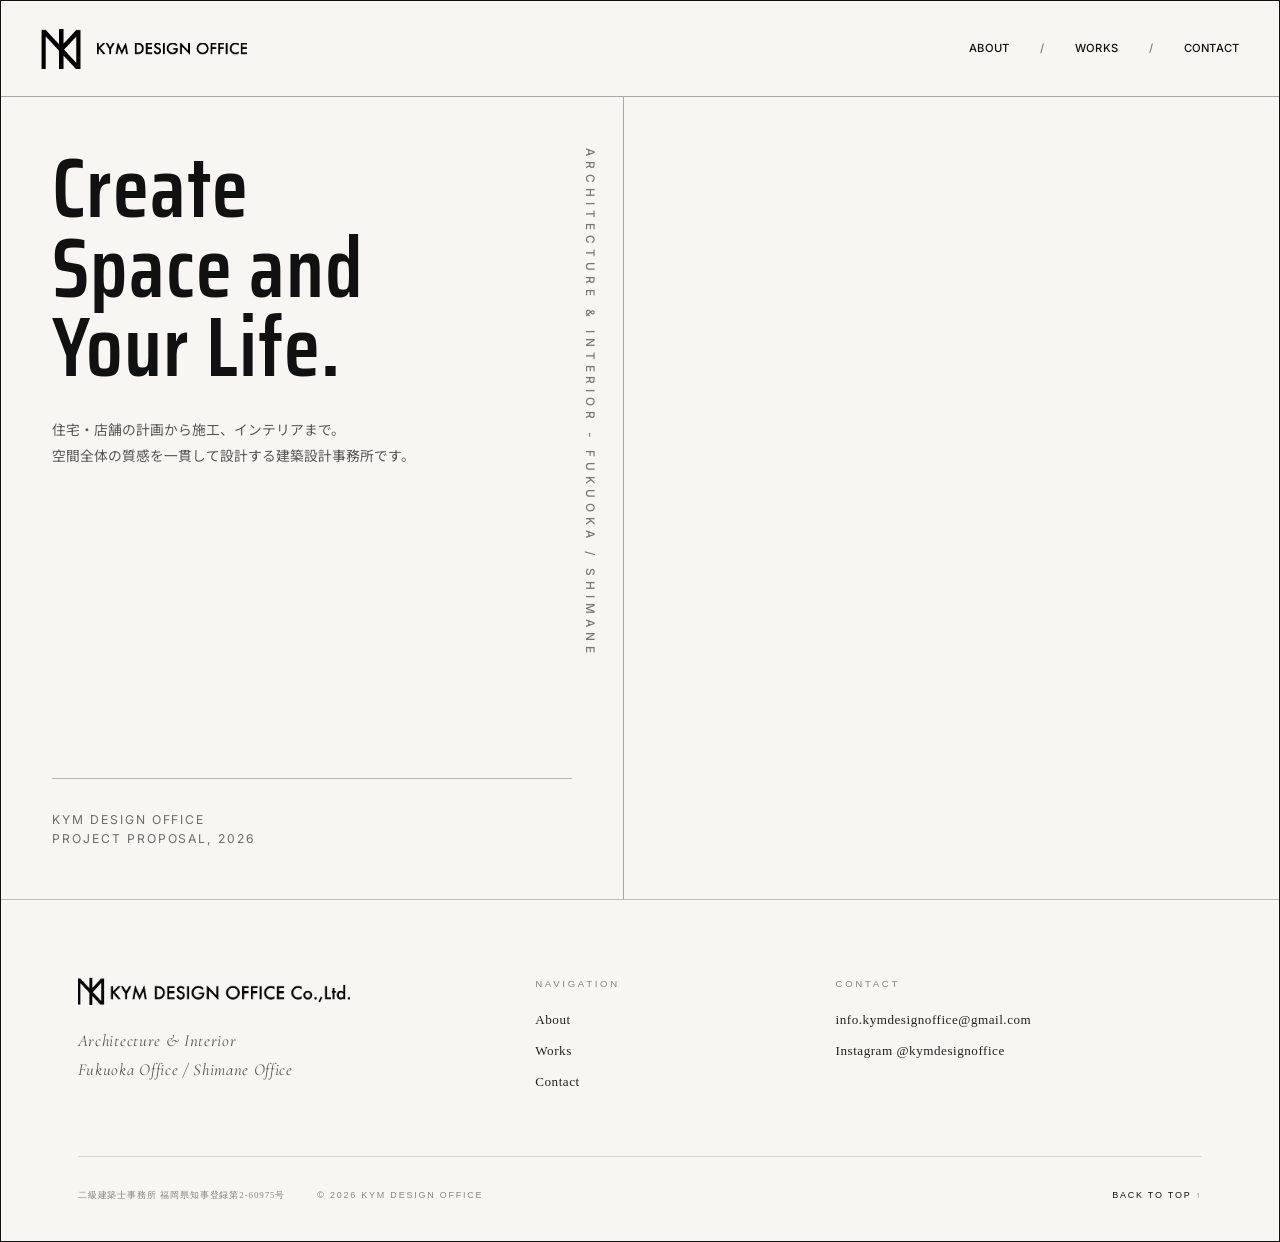
<file: index.html>
<!DOCTYPE html>
<html lang="ja">
<head>
  <meta charset="UTF-8">
  <meta name="viewport" content="width=device-width, initial-scale=1.0">
  <title>KYM DESIGN OFFICE｜福岡・島根の建築設計・施工・インテリアデザイン</title>
  <meta name="description" content="KYM DESIGN OFFICEは、店舗設計・施工、注文住宅、マンションリフォーム、インテリアデザインを手がける二級建築士事務所です。福岡・島根を拠点に、デザインから施工まで一貫して対応します。">
  <link rel="stylesheet" href="style.css?v=20260630f">
  <link rel="preconnect" href="https://fonts.googleapis.com">
  <link rel="preconnect" href="https://fonts.gstatic.com" crossorigin>
  <link href="https://fonts.googleapis.com/css2?family=Cormorant+Garamond:wght@400;500&family=Inter:wght@400;500;600&family=Noto+Sans+JP:wght@400;500&family=Saira+Condensed:wght@500;600;700&display=swap" rel="stylesheet">
</head>
<body class="home-split">
  <header class="split-header">
    <a class="split-brand" href="index.html" aria-label="KYM DESIGN OFFICE">
      <span class="logo-crop logo-crop--mark" aria-hidden="true"><img src="image_data/logo.png" alt=""></span>
      <span class="logo-crop logo-crop--word" aria-hidden="true"><img src="image_data/logo.png" alt=""></span>
      <span class="sr-only">KYM DESIGN OFFICE</span>
    </a>
    <nav class="split-nav" aria-label="Main navigation">
      <a href="profile.html">ABOUT</a>
      <span>/</span>
      <a href="https://www.instagram.com/kymdesignoffice/" target="_blank" rel="noopener noreferrer">WORKS</a>
      <span>/</span>
      <a href="contact.html">CONTACT</a>
    </nav>
  </header>

  <main class="split-cover" id="top">
    <section class="split-cover__text" aria-labelledby="split-title">
      <span class="split-cover__side">Architecture &amp; Interior - Fukuoka / Shimane</span>
      <div class="split-cover__head">
        <h1 id="split-title">Create<br>Space and<br>Your Life.</h1>
        <p>住宅・店舗の計画から施工、インテリアまで。<br>空間全体の質感を一貫して設計する建築設計事務所です。</p>
      </div>
      <div class="split-cover__meta">
        <p>KYM Design Office<br>Project Proposal, 2026</p>
      </div>
    </section>
    <figure class="split-cover__visual split-slider" aria-label="KYM DESIGN OFFICEが手がけた空間のイメージ">
      <img class="split-slider__image" src="image_data/hero1.jpg" alt="">
      <img class="split-slider__image" src="image_data/hero2.jpg" alt="">
      <img class="split-slider__image" src="image_data/hero3.jpg" alt="">
      <img class="split-slider__image" src="image_data/hero4.jpg" alt="">
      <img class="split-slider__image" src="image_data/hero5.jpg" alt="">
    </figure>
  </main>

  <!-- ===== フッター ===== -->
  <footer class="site-footer">
    <div class="site-footer__inner">
      <div class="site-footer__brand">
        <a class="footer__brand" href="index.html" aria-label="KYM DESIGN OFFICE Co.,Ltd.">
          <img class="footer__brand-logo" src="image_data/footer_logo.png" alt="KYM DESIGN OFFICE Co.,Ltd.">
        </a>
        <p class="site-footer__tagline">Architecture &amp; Interior<br>Fukuoka Office / Shimane Office</p>
      </div>

      <nav class="site-footer__col" aria-label="Footer navigation">
        <h2 class="site-footer__heading">Navigation</h2>
        <ul>
          <li><a href="profile.html">About</a></li>
          <li><a href="https://www.instagram.com/kymdesignoffice/" target="_blank" rel="noopener noreferrer">Works</a></li>
          <li><a href="contact.html">Contact</a></li>
        </ul>
      </nav>

      <div class="site-footer__col">
        <h2 class="site-footer__heading">Contact</h2>
        <ul>
          <li><a href="mailto:info.kymdesignoffice@gmail.com">info.kymdesignoffice@gmail.com</a></li>
          <li><a href="https://www.instagram.com/kymdesignoffice/" target="_blank" rel="noopener noreferrer">Instagram @kymdesignoffice</a></li>
        </ul>
      </div>
    </div>

    <div class="site-footer__bar">
      <span class="site-footer__reg">二級建築士事務所 福岡県知事登録第2-60975号</span>
      <span class="site-footer__copy">© 2026 KYM DESIGN OFFICE</span>
      <a class="site-footer__top" href="#top">Back to top <span aria-hidden="true">↑</span></a>
    </div>
  </footer>

  <script src="js/lenis.min.js"></script>
  <script src="app.js"></script>
</body>
</html>
</file>
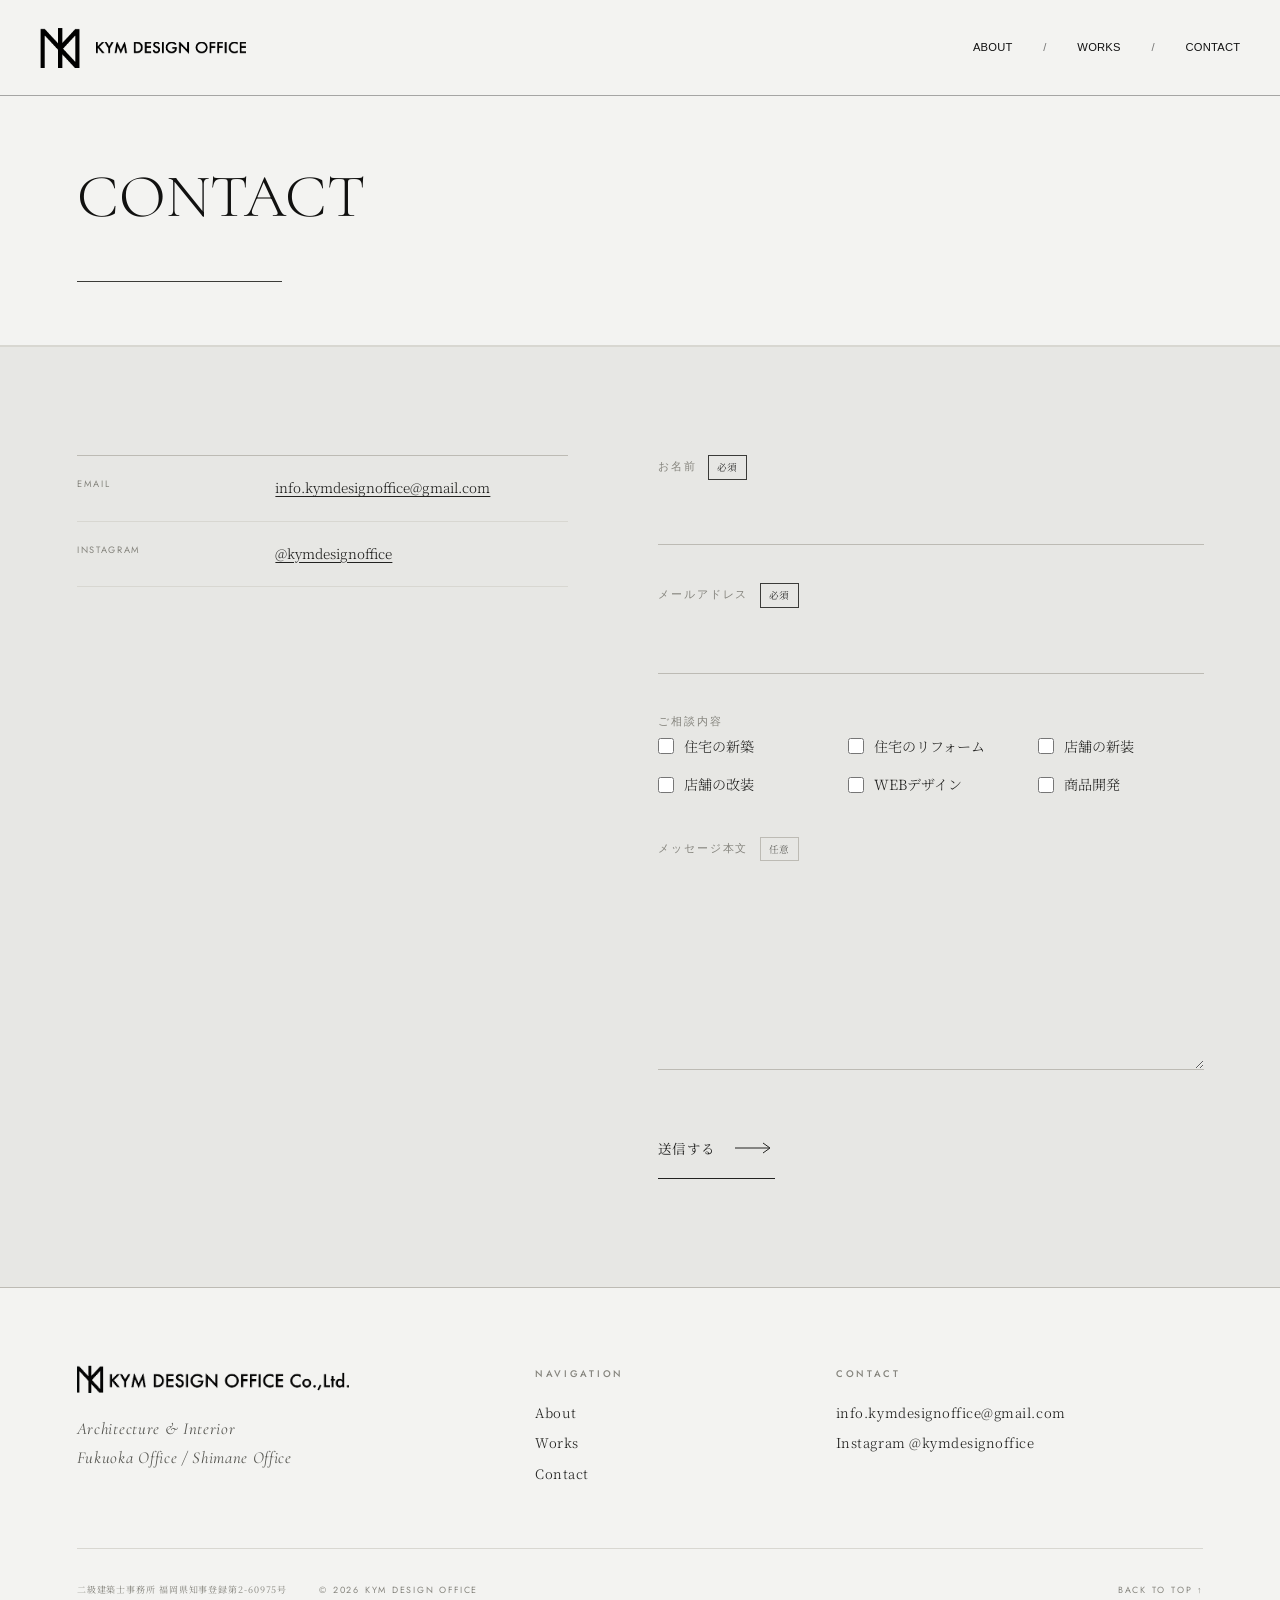
<file: contact.html>
<!DOCTYPE html>
<html lang="ja">
<head>
  <meta charset="UTF-8">
  <meta name="viewport" content="width=device-width, initial-scale=1.0">
  <title>CONTACT｜KYM DESIGN OFFICE</title>
  <meta name="description" content="KYM DESIGN OFFICEへのご相談・お問い合わせページです。店舗設計、注文住宅、マンションリフォーム、インテリアデザインのご相談を受け付けています。">
  <link rel="stylesheet" href="style.css?v=20260630f">
  <link rel="preconnect" href="https://fonts.googleapis.com">
  <link rel="preconnect" href="https://fonts.gstatic.com" crossorigin>
  <link href="https://fonts.googleapis.com/css2?family=Cormorant+Garamond:ital,wght@0,300;0,400;0,500;1,300;1,400&family=Jost:wght@300;400;500&family=Noto+Serif+JP:wght@300;400;500&display=swap" rel="stylesheet">
</head>
<body>

  <!-- ===== ナビゲーション ===== -->
  <header class="split-header" id="top">
    <a class="split-brand" href="index.html" aria-label="KYM DESIGN OFFICE">
      <span class="logo-crop logo-crop--mark" aria-hidden="true"><img src="image_data/logo.png" alt=""></span>
      <span class="logo-crop logo-crop--word" aria-hidden="true"><img src="image_data/logo.png" alt=""></span>
      <span class="sr-only">KYM DESIGN OFFICE</span>
    </a>
    <nav class="split-nav" aria-label="Main navigation">
      <a href="profile.html">ABOUT</a>
      <span>/</span>
      <a href="https://www.instagram.com/kymdesignoffice/" target="_blank" rel="noopener noreferrer">WORKS</a>
      <span>/</span>
      <a href="contact.html">CONTACT</a>
    </nav>
  </header>

  <main>
    <section class="page-hero">
      <div class="page-hero__inner">
        <h1 class="page-hero__title" data-reveal="up" style="--d:.08s">CONTACT</h1>
      </div>
    </section>

    <section class="section contact-page">
      <div class="contact-page__message" data-reveal="up">
        <dl class="profile-list">
          <div>
            <dt>Email</dt>
            <dd><a href="mailto:info.kymdesignoffice@gmail.com">info.kymdesignoffice@gmail.com</a></dd>
          </div>
          <div>
            <dt>Instagram</dt>
            <dd><a href="https://www.instagram.com/kymdesignoffice/" target="_blank" rel="noopener noreferrer">@kymdesignoffice</a></dd>
          </div>
        </dl>
      </div>

      <!-- 送信ボタンで、入力内容が本文に入ったメールが立ち上がります（mailto方式・登録不要） -->
      <form class="contact-form" id="contactForm" data-mailto="info.kymdesignoffice@gmail.com" data-reveal="up" style="--d:.08s">
        <div class="contact-form__field">
          <label for="cf-name">お名前<span class="contact-form__req">必須</span></label>
          <input type="text" id="cf-name" name="お名前" autocomplete="name" required>
        </div>

        <div class="contact-form__field">
          <label for="cf-email">メールアドレス<span class="contact-form__req">必須</span></label>
          <input type="email" id="cf-email" name="email" autocomplete="email" required>
        </div>

        <fieldset class="contact-form__field contact-form__group">
          <legend>ご相談内容</legend>
          <div class="contact-form__checks">
            <label class="contact-form__check"><input type="checkbox" name="ご相談内容" value="住宅の新築"><span>住宅の新築</span></label>
            <label class="contact-form__check"><input type="checkbox" name="ご相談内容" value="住宅のリフォーム"><span>住宅のリフォーム</span></label>
            <label class="contact-form__check"><input type="checkbox" name="ご相談内容" value="店舗の新装"><span>店舗の新装</span></label>
            <label class="contact-form__check"><input type="checkbox" name="ご相談内容" value="店舗の改装"><span>店舗の改装</span></label>
            <label class="contact-form__check"><input type="checkbox" name="ご相談内容" value="WEBデザイン"><span>WEBデザイン</span></label>
            <label class="contact-form__check"><input type="checkbox" name="ご相談内容" value="商品開発"><span>商品開発</span></label>
          </div>
        </fieldset>

        <div class="contact-form__field">
          <label for="cf-message">メッセージ本文<span class="contact-form__opt">任意</span></label>
          <textarea id="cf-message" name="メッセージ" rows="6"></textarea>
        </div>

        <button type="submit" class="contact__cta contact-form__submit">
          <span>送信する</span>
          <svg viewBox="0 0 40 12" fill="none" xmlns="http://www.w3.org/2000/svg">
            <line x1="0" y1="6" x2="34" y2="6" stroke="currentColor" stroke-width="1"/>
            <polyline points="28,1 35,6 28,11" fill="none" stroke="currentColor" stroke-width="1"/>
          </svg>
        </button>
      </form>
    </section>
  </main>

  <!-- ===== フッター ===== -->
  <footer class="site-footer">
    <div class="site-footer__inner">
      <div class="site-footer__brand">
        <a class="footer__brand" href="index.html" aria-label="KYM DESIGN OFFICE Co.,Ltd.">
          <img class="footer__brand-logo" src="image_data/footer_logo.png" alt="KYM DESIGN OFFICE Co.,Ltd.">
        </a>
        <p class="site-footer__tagline">Architecture &amp; Interior<br>Fukuoka Office / Shimane Office</p>
      </div>

      <nav class="site-footer__col" aria-label="Footer navigation">
        <h2 class="site-footer__heading">Navigation</h2>
        <ul>
          <li><a href="profile.html">About</a></li>
          <li><a href="https://www.instagram.com/kymdesignoffice/" target="_blank" rel="noopener noreferrer">Works</a></li>
          <li><a href="contact.html">Contact</a></li>
        </ul>
      </nav>

      <div class="site-footer__col">
        <h2 class="site-footer__heading">Contact</h2>
        <ul>
          <li><a href="mailto:info.kymdesignoffice@gmail.com">info.kymdesignoffice@gmail.com</a></li>
          <li><a href="https://www.instagram.com/kymdesignoffice/" target="_blank" rel="noopener noreferrer">Instagram @kymdesignoffice</a></li>
        </ul>
      </div>
    </div>

    <div class="site-footer__bar">
      <span class="site-footer__reg">二級建築士事務所 福岡県知事登録第2-60975号</span>
      <span class="site-footer__copy">© 2026 KYM DESIGN OFFICE</span>
      <a class="site-footer__top" href="#top">Back to top <span aria-hidden="true">↑</span></a>
    </div>
  </footer>

  <script src="js/lenis.min.js"></script>
  <script src="app.js"></script>

</body>
</html>
</file>
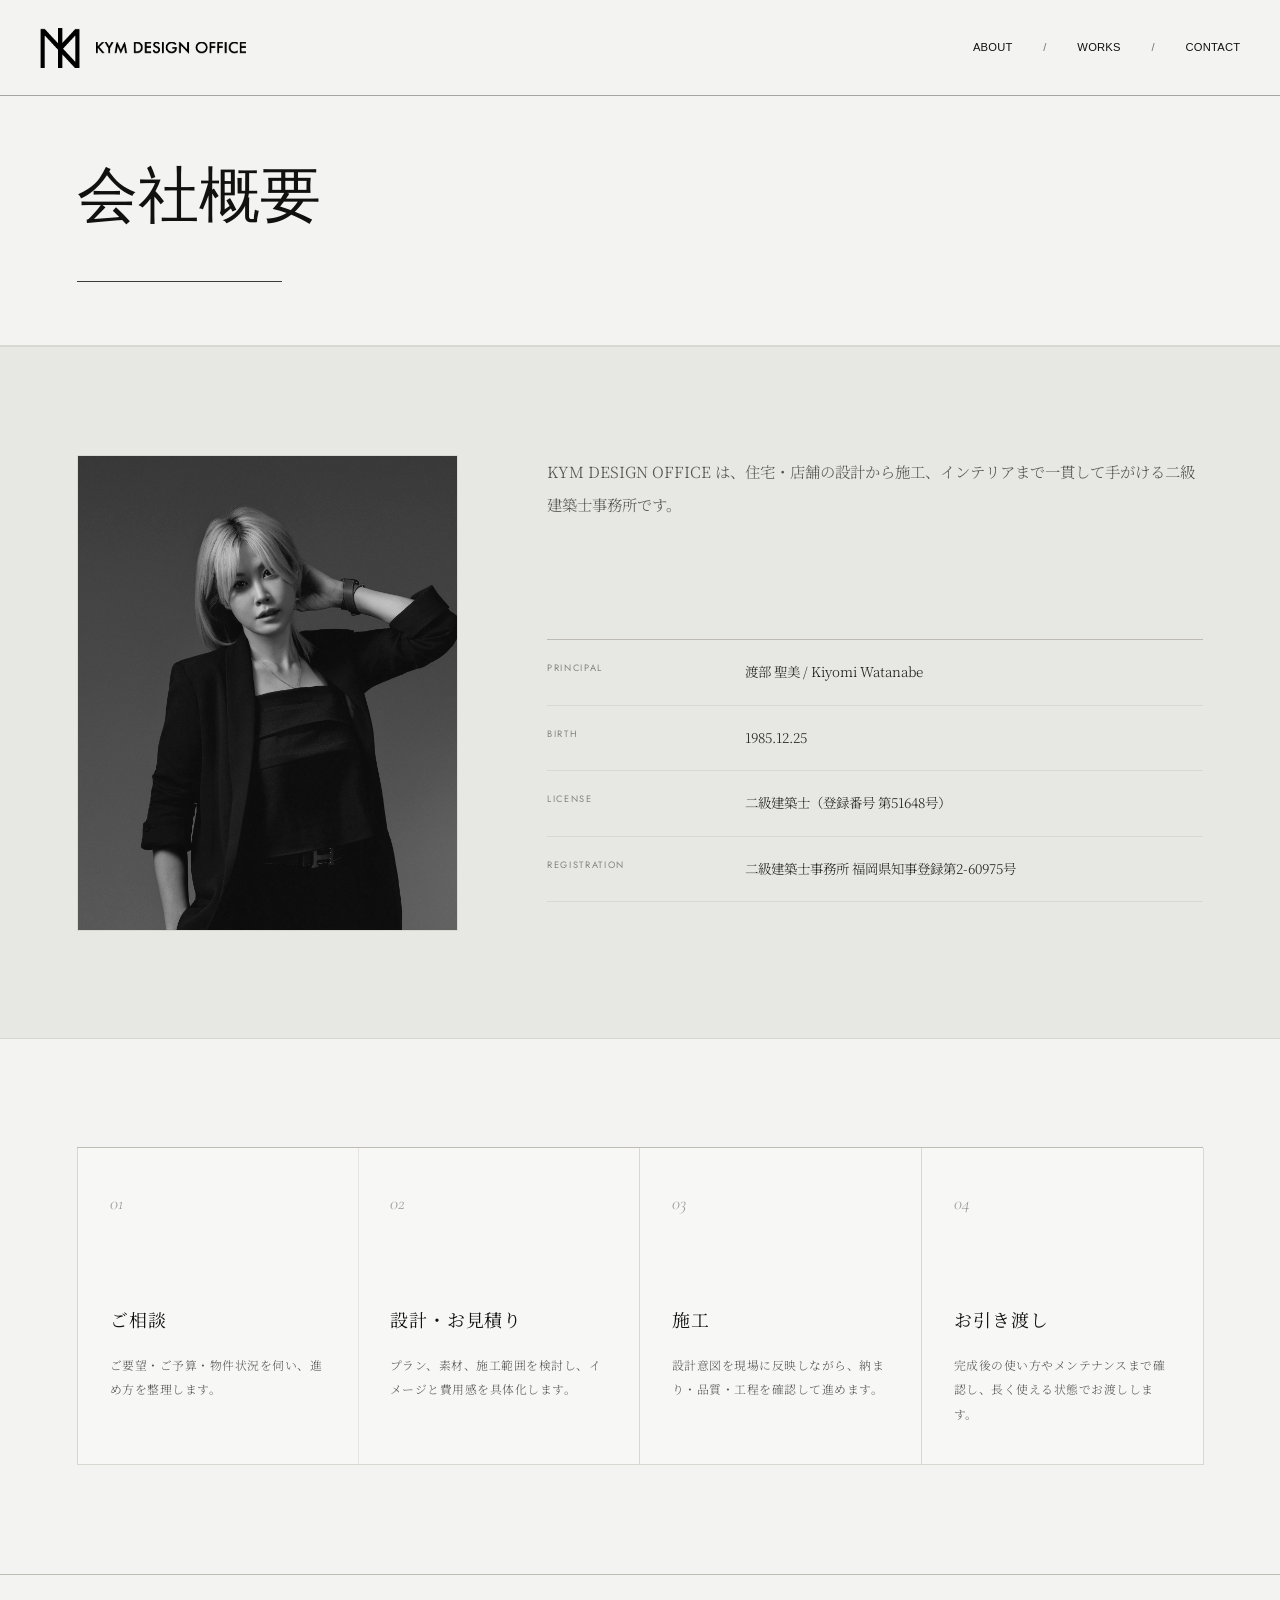
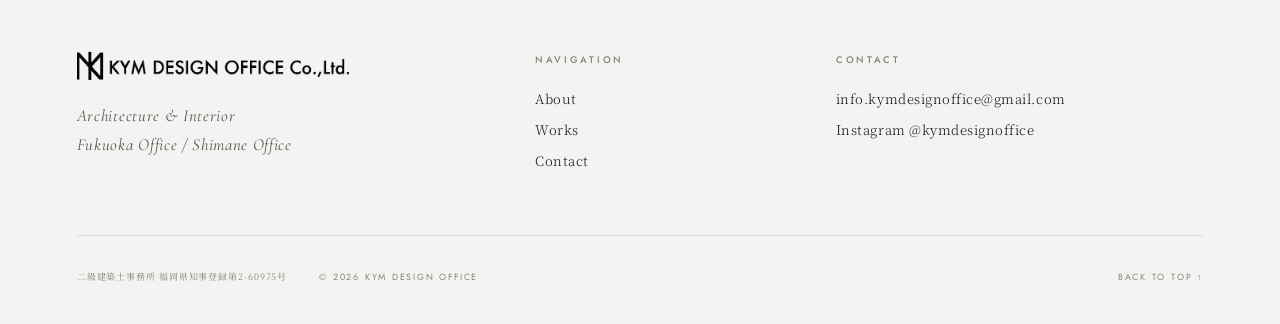
<file: profile.html>
<!DOCTYPE html>
<html lang="ja">
<head>
  <meta charset="UTF-8">
  <meta name="viewport" content="width=device-width, initial-scale=1.0">
  <title>ABOUT｜KYM DESIGN OFFICE</title>
  <meta name="description" content="KYM DESIGN OFFICEの事務所案内です。代表者、建築士登録、対応領域、設計から施工までの流れを掲載しています。">
  <link rel="stylesheet" href="style.css?v=20260630f">
  <link rel="preconnect" href="https://fonts.googleapis.com">
  <link rel="preconnect" href="https://fonts.gstatic.com" crossorigin>
  <link href="https://fonts.googleapis.com/css2?family=Cormorant+Garamond:ital,wght@0,300;0,400;0,500;1,300;1,400&family=Jost:wght@300;400;500&family=Noto+Serif+JP:wght@300;400;500&display=swap" rel="stylesheet">
</head>
<body>

  <!-- ===== ナビゲーション ===== -->
  <header class="split-header" id="top">
    <a class="split-brand" href="index.html" aria-label="KYM DESIGN OFFICE">
      <span class="logo-crop logo-crop--mark" aria-hidden="true"><img src="image_data/logo.png" alt=""></span>
      <span class="logo-crop logo-crop--word" aria-hidden="true"><img src="image_data/logo.png" alt=""></span>
      <span class="sr-only">KYM DESIGN OFFICE</span>
    </a>
    <nav class="split-nav" aria-label="Main navigation">
      <a href="profile.html">ABOUT</a>
      <span>/</span>
      <a href="https://www.instagram.com/kymdesignoffice/" target="_blank" rel="noopener noreferrer">WORKS</a>
      <span>/</span>
      <a href="contact.html">CONTACT</a>
    </nav>
  </header>

  <main>
    <section class="page-hero">
      <div class="page-hero__inner">
        <h1 class="page-hero__title" data-reveal="up" style="--d:.08s">会社概要</h1>
      </div>
    </section>

    <section class="section profile-page">
      <figure class="profile-page__portrait" data-reveal="up">
        <img src="image_data/messageImage_1782855216224.jpg" alt="KYM DESIGN OFFICE 設計者">
      </figure>

      <div class="profile-page__statement" data-reveal="up" style="--d:.08s">
        <p>KYM DESIGN OFFICE は、住宅・店舗の設計から施工、インテリアまで一貫して手がける二級建築士事務所です。</p>
      </div>

      <dl class="profile-list" data-reveal="up" style="--d:.16s">
        <div>
          <dt>Principal</dt>
          <dd>渡部 聖美 / Kiyomi Watanabe</dd>
        </div>
        <div>
          <dt>Birth</dt>
          <dd>1985.12.25</dd>
        </div>
        <div>
          <dt>License</dt>
          <dd>二級建築士（登録番号 第51648号）</dd>
        </div>
        <div>
          <dt>Registration</dt>
          <dd>二級建築士事務所 福岡県知事登録第2-60975号</dd>
        </div>
      </dl>
    </section>

    <section class="section profile-process">
      <ol class="process">
        <li class="process__item" data-reveal="up">
          <span class="process__no">01</span>
          <h3>ご相談</h3>
          <p>ご要望・ご予算・物件状況を伺い、進め方を整理します。</p>
        </li>
        <li class="process__item" data-reveal="up">
          <span class="process__no">02</span>
          <h3>設計・お見積り</h3>
          <p>プラン、素材、施工範囲を検討し、イメージと費用感を具体化します。</p>
        </li>
        <li class="process__item" data-reveal="up">
          <span class="process__no">03</span>
          <h3>施工</h3>
          <p>設計意図を現場に反映しながら、納まり・品質・工程を確認して進めます。</p>
        </li>
        <li class="process__item" data-reveal="up">
          <span class="process__no">04</span>
          <h3>お引き渡し</h3>
          <p>完成後の使い方やメンテナンスまで確認し、長く使える状態でお渡しします。</p>
        </li>
      </ol>
    </section>
  </main>

  <!-- ===== フッター ===== -->
  <footer class="site-footer">
    <div class="site-footer__inner">
      <div class="site-footer__brand">
        <a class="footer__brand" href="index.html" aria-label="KYM DESIGN OFFICE Co.,Ltd.">
          <img class="footer__brand-logo" src="image_data/footer_logo.png" alt="KYM DESIGN OFFICE Co.,Ltd.">
        </a>
        <p class="site-footer__tagline">Architecture &amp; Interior<br>Fukuoka Office / Shimane Office</p>
      </div>

      <nav class="site-footer__col" aria-label="Footer navigation">
        <h2 class="site-footer__heading">Navigation</h2>
        <ul>
          <li><a href="profile.html">About</a></li>
          <li><a href="https://www.instagram.com/kymdesignoffice/" target="_blank" rel="noopener noreferrer">Works</a></li>
          <li><a href="contact.html">Contact</a></li>
        </ul>
      </nav>

      <div class="site-footer__col">
        <h2 class="site-footer__heading">Contact</h2>
        <ul>
          <li><a href="mailto:info.kymdesignoffice@gmail.com">info.kymdesignoffice@gmail.com</a></li>
          <li><a href="https://www.instagram.com/kymdesignoffice/" target="_blank" rel="noopener noreferrer">Instagram @kymdesignoffice</a></li>
        </ul>
      </div>
    </div>

    <div class="site-footer__bar">
      <span class="site-footer__reg">二級建築士事務所 福岡県知事登録第2-60975号</span>
      <span class="site-footer__copy">© 2026 KYM DESIGN OFFICE</span>
      <a class="site-footer__top" href="#top">Back to top <span aria-hidden="true">↑</span></a>
    </div>
  </footer>

  <script src="js/lenis.min.js"></script>
  <script src="app.js"></script>

</body>
</html>
</file>
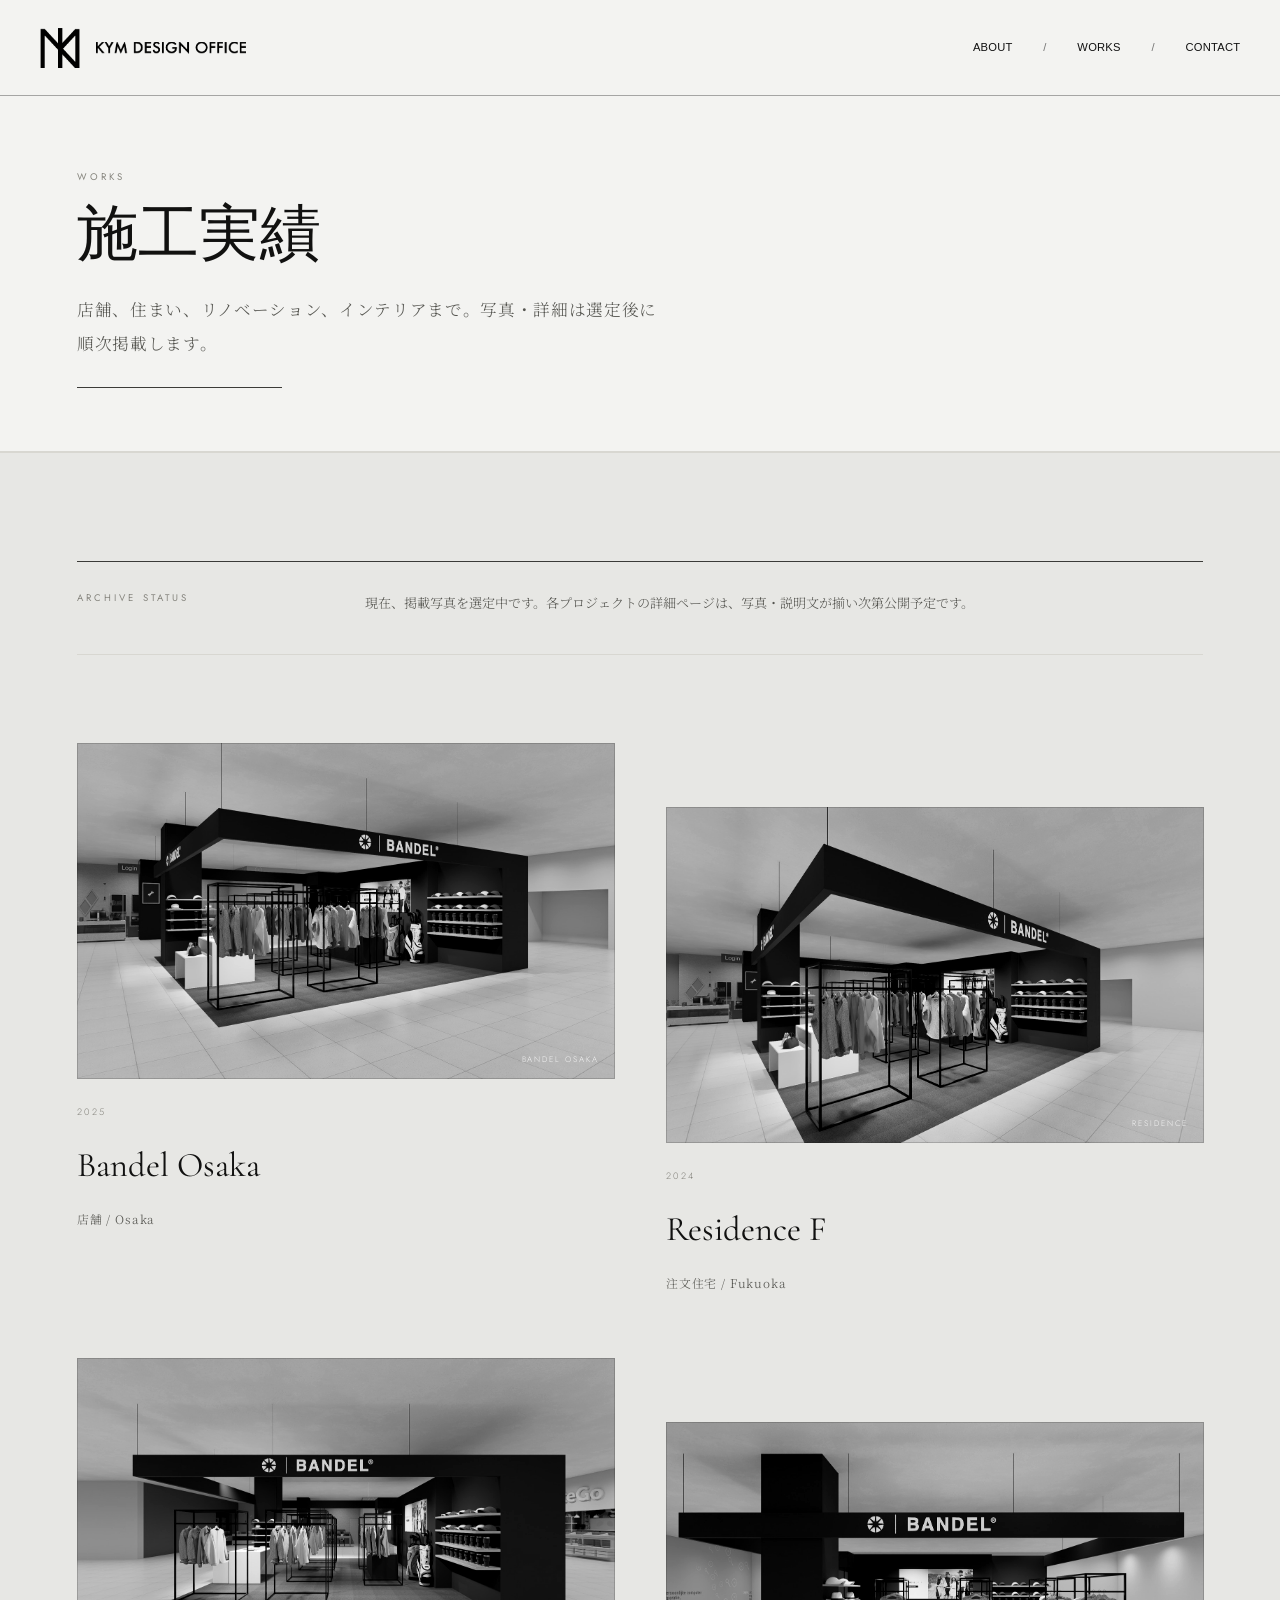
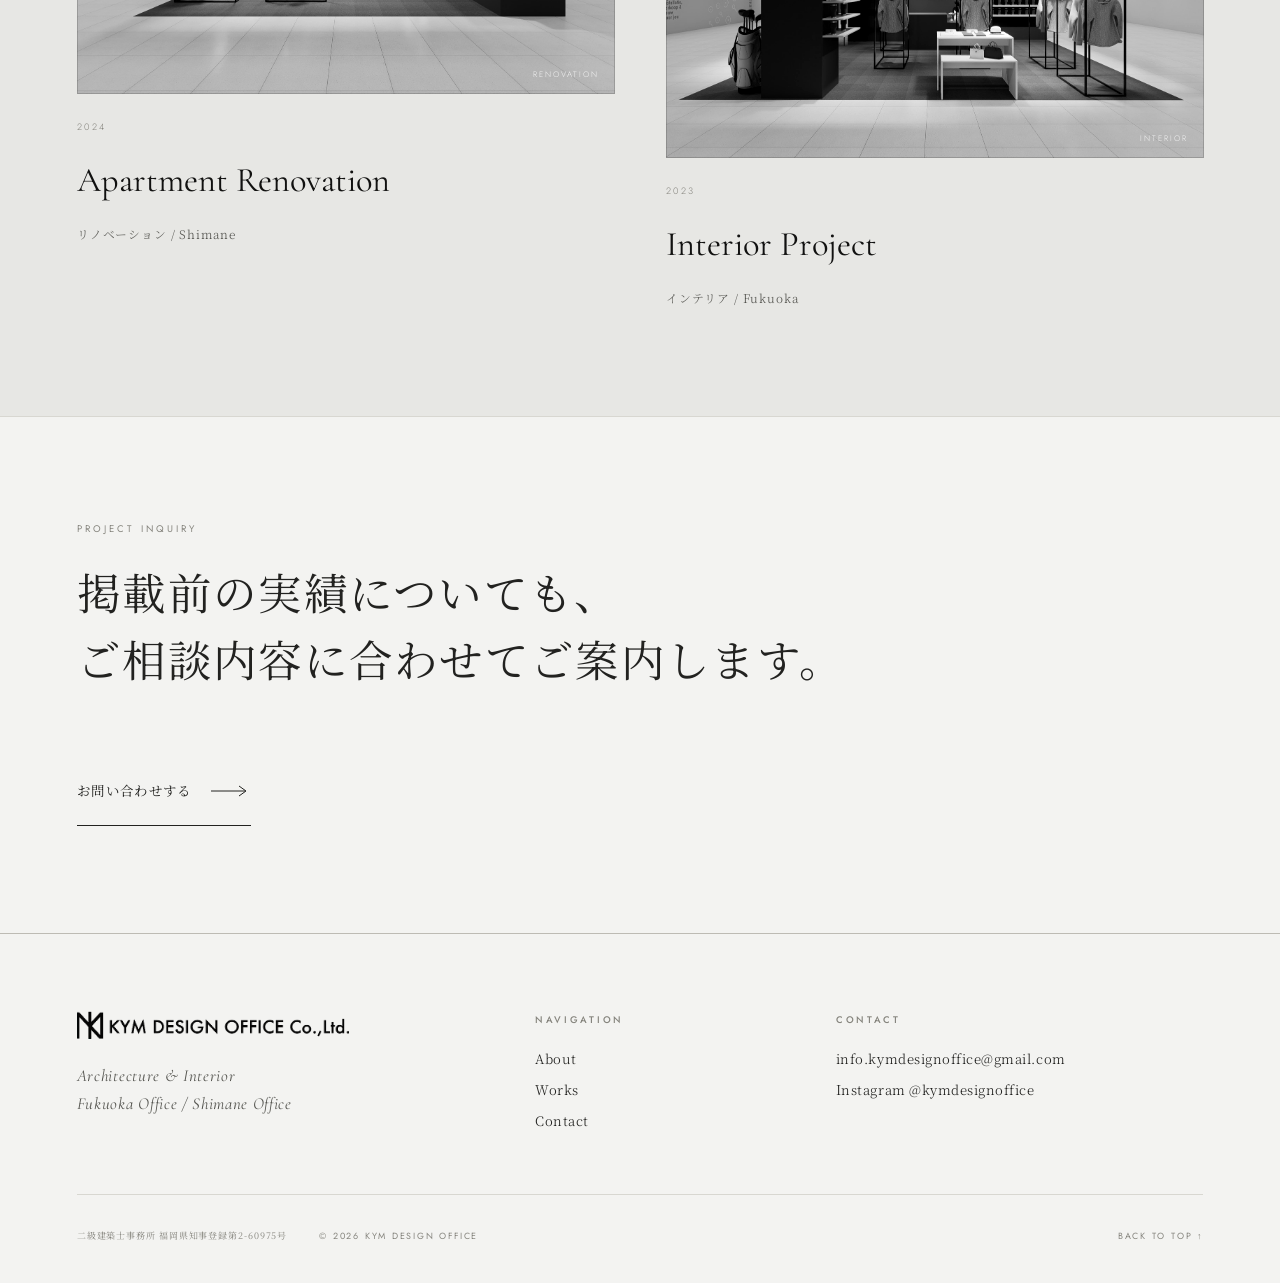
<file: works.html>
<!DOCTYPE html>
<html lang="ja">
<head>
  <meta charset="UTF-8">
  <meta name="viewport" content="width=device-width, initial-scale=1.0">
  <title>WORKS｜KYM DESIGN OFFICE</title>
  <meta name="description" content="KYM DESIGN OFFICEの施工実績ページです。店舗設計・施工、注文住宅、マンションリフォーム、インテリアデザインの実績を掲載予定です。">
  <link rel="stylesheet" href="style.css?v=20260630f">
  <link rel="preconnect" href="https://fonts.googleapis.com">
  <link rel="preconnect" href="https://fonts.gstatic.com" crossorigin>
  <link href="https://fonts.googleapis.com/css2?family=Cormorant+Garamond:ital,wght@0,300;0,400;0,500;1,300;1,400&family=Jost:wght@300;400;500&family=Noto+Serif+JP:wght@300;400;500&display=swap" rel="stylesheet">
</head>
<body>

  <!-- ===== ナビゲーション ===== -->
  <header class="split-header" id="top">
    <a class="split-brand" href="index.html" aria-label="KYM DESIGN OFFICE">
      <span class="logo-crop logo-crop--mark" aria-hidden="true"><img src="image_data/logo.png" alt=""></span>
      <span class="logo-crop logo-crop--word" aria-hidden="true"><img src="image_data/logo.png" alt=""></span>
      <span class="sr-only">KYM DESIGN OFFICE</span>
    </a>
    <nav class="split-nav" aria-label="Main navigation">
      <a href="profile.html">ABOUT</a>
      <span>/</span>
      <a href="https://www.instagram.com/kymdesignoffice/" target="_blank" rel="noopener noreferrer">WORKS</a>
      <span>/</span>
      <a href="contact.html">CONTACT</a>
    </nav>
  </header>

  <main>
    <section class="page-hero">
      <div class="page-hero__inner">
        <span class="page-hero__label" data-reveal="up">Works</span>
        <h1 class="page-hero__title" data-reveal="up" style="--d:.08s">施工実績</h1>
        <p class="page-hero__lead" data-reveal="up" style="--d:.16s">
          店舗、住まい、リノベーション、インテリアまで。写真・詳細は選定後に順次掲載します。
        </p>
      </div>
    </section>

    <section class="section works-archive">
      <div class="archive-note" data-reveal="up">
        <span class="archive-note__label">Archive status</span>
        <p>現在、掲載写真を選定中です。各プロジェクトの詳細ページは、写真・説明文が揃い次第公開予定です。</p>
      </div>

      <ul class="archive-grid">
        <li class="archive-card" data-reveal="up">
          <a href="contact.html">
            <div class="frame archive-card__frame">
              <img class="visual" src="studio/LINE_ALBUM_Bandel-Osaka_260331_1.jpg" alt="Bandel Osaka 施工実績">
              <span class="frame__ph">Bandel Osaka</span>
            </div>
            <span class="archive-card__year">2025</span>
            <h2>Bandel Osaka</h2>
            <p>店舗 / Osaka</p>
          </a>
        </li>
        <li class="archive-card" data-reveal="up">
          <a href="contact.html">
            <div class="frame archive-card__frame">
              <img class="visual" src="studio/LINE_ALBUM_Bandel-Osaka_260331_5.jpg" alt="注文住宅の参考施工写真">
              <span class="frame__ph">Residence</span>
            </div>
            <span class="archive-card__year">2024</span>
            <h2>Residence F</h2>
            <p>注文住宅 / Fukuoka</p>
          </a>
        </li>
        <li class="archive-card" data-reveal="up">
          <a href="contact.html">
            <div class="frame archive-card__frame">
              <img class="visual" src="studio/LINE_ALBUM_Bandel-Osaka_260331_6.jpg" alt="リノベーションの参考施工写真">
              <span class="frame__ph">Renovation</span>
            </div>
            <span class="archive-card__year">2024</span>
            <h2>Apartment Renovation</h2>
            <p>リノベーション / Shimane</p>
          </a>
        </li>
        <li class="archive-card" data-reveal="up">
          <a href="contact.html">
            <div class="frame archive-card__frame">
              <img class="visual" src="studio/LINE_ALBUM_Bandel-Osaka_260331_7.jpg" alt="インテリアの参考施工写真">
              <span class="frame__ph">Interior</span>
            </div>
            <span class="archive-card__year">2023</span>
            <h2>Interior Project</h2>
            <p>インテリア / Fukuoka</p>
          </a>
        </li>
      </ul>
    </section>

    <section class="section section--archive-contact">
      <div class="archive-contact" data-reveal="up">
        <span class="archive-contact__label">Project inquiry</span>
        <h2>掲載前の実績についても、<br>ご相談内容に合わせてご案内します。</h2>
        <a href="mailto:info.kymdesignoffice@gmail.com" class="contact__cta">
          <span>お問い合わせする</span>
          <svg viewBox="0 0 40 12" fill="none" xmlns="http://www.w3.org/2000/svg">
            <line x1="0" y1="6" x2="34" y2="6" stroke="currentColor" stroke-width="1"/>
            <polyline points="28,1 35,6 28,11" fill="none" stroke="currentColor" stroke-width="1"/>
          </svg>
        </a>
      </div>
    </section>
  </main>

  <!-- ===== フッター ===== -->
  <footer class="site-footer">
    <div class="site-footer__inner">
      <div class="site-footer__brand">
        <a class="footer__brand" href="index.html" aria-label="KYM DESIGN OFFICE Co.,Ltd.">
          <img class="footer__brand-logo" src="image_data/footer_logo.png" alt="KYM DESIGN OFFICE Co.,Ltd.">
        </a>
        <p class="site-footer__tagline">Architecture &amp; Interior<br>Fukuoka Office / Shimane Office</p>
      </div>

      <nav class="site-footer__col" aria-label="Footer navigation">
        <h2 class="site-footer__heading">Navigation</h2>
        <ul>
          <li><a href="profile.html">About</a></li>
          <li><a href="https://www.instagram.com/kymdesignoffice/" target="_blank" rel="noopener noreferrer">Works</a></li>
          <li><a href="contact.html">Contact</a></li>
        </ul>
      </nav>

      <div class="site-footer__col">
        <h2 class="site-footer__heading">Contact</h2>
        <ul>
          <li><a href="mailto:info.kymdesignoffice@gmail.com">info.kymdesignoffice@gmail.com</a></li>
          <li><a href="https://www.instagram.com/kymdesignoffice/" target="_blank" rel="noopener noreferrer">Instagram @kymdesignoffice</a></li>
        </ul>
      </div>
    </div>

    <div class="site-footer__bar">
      <span class="site-footer__reg">二級建築士事務所 福岡県知事登録第2-60975号</span>
      <span class="site-footer__copy">© 2026 KYM DESIGN OFFICE</span>
      <a class="site-footer__top" href="#top">Back to top <span aria-hidden="true">↑</span></a>
    </div>
  </footer>

  <!-- ===== スクリプト ===== -->
  <script src="js/lenis.min.js"></script>
  <script src="app.js"></script>

</body>
</html>
</file>
<file: style.css>
/* ===== リセット・ベース ===== */
*, *::before, *::after {
  box-sizing: border-box;
  margin: 0;
  padding: 0;
}

:root {
  /* ライトモノトーン（淡いグレー・濃いチャコール） */
  --paper: #f3f3f1;
  --paper-2: #e7e7e4;
  --paper-3: #ffffff;
  --ink: #222220;
  --black: #111110;
  --soft: #555550;
  --gray: #85847d;
  --line: #bdbbb4;
  --line-soft: #d8d7d1;
  --placeholder: #dcdbd6;
  --placeholder-dark: #c9c8c2;
  --accent: #3b3b38;
  --accent-soft: rgba(59, 59, 56, 0.14);
  --panel: #ededeb;
  --panel-2: #ffffff;

  --font-serif: 'Cormorant Garamond', serif;
  --font-grotesk: 'Jost', sans-serif;
  --font-jp: 'Noto Serif JP', serif;

  --pad-x: clamp(1.5rem, 6vw, 9rem);
  --maxw: 1480px;
}

html {
  font-size: 16px;
  scroll-behavior: smooth;
}

body {
  background-color: var(--paper);
  color: var(--ink);
  font-family: var(--font-jp);
  font-weight: 300;
  line-height: 1.95;
  -webkit-font-smoothing: antialiased;
  text-rendering: optimizeLegibility;
  overflow-x: hidden;
}

a {
  text-underline-offset: 0.24em;
}

a:focus-visible {
  outline: 1px solid var(--black);
  outline-offset: 0.45rem;
}

.sr-only {
  position: absolute;
  width: 1px;
  height: 1px;
  padding: 0;
  margin: -1px;
  overflow: hidden;
  clip: rect(0, 0, 0, 0);
  white-space: nowrap;
  border: 0;
}

::selection {
  background: var(--black);
  color: var(--paper);
}

/* 共通：細ラベル（Jost・ワイドトラッキング） */
.label {
  font-family: var(--font-grotesk);
  font-weight: 400;
  letter-spacing: 0.34em;
  text-transform: uppercase;
}

/* 共通：矢印リンク */
.link-arrow {
  display: inline-flex;
  align-items: center;
  gap: 1rem;
  text-decoration: none;
  color: var(--ink);
  font-family: var(--font-grotesk);
  font-size: 0.6rem;
  font-weight: 400;
  letter-spacing: 0.32em;
  text-transform: uppercase;
  transition: gap 0.18s ease-out, color 0.18s ease-out;
}
.link-arrow:hover { gap: 1.45rem; color: var(--black); }
.link-arrow svg { width: 40px; height: 12px; }

/* ===== ナビゲーション ===== */
.nav {
  position: fixed;
  top: 0; left: 0;
  width: 100%;
  z-index: 100;
  display: flex;
  align-items: center;
  justify-content: space-between;
  padding: calc(1.05rem + env(safe-area-inset-top)) var(--pad-x) 1.05rem;
  background-color: rgba(243, 243, 241, 0.92);
  backdrop-filter: blur(10px);
  border-bottom: 1px solid var(--line-soft);
}

.nav__logo { display: inline-flex; align-items: center; text-decoration: none; }
.nav__logo img {
  height: 46px;
  width: auto;
  display: block;
  filter: grayscale(1) contrast(1.08);
}

.nav__menu { display: flex; gap: clamp(1.5rem, 3vw, 3.4rem); }

.nav__menu a {
  font-family: var(--font-grotesk);
  font-size: 0.62rem;
  font-weight: 400;
  letter-spacing: 0.3em;
  text-transform: uppercase;
  color: var(--ink);
  text-decoration: none;
  position: relative;
  padding-bottom: 4px;
  transition: color 0.18s ease-out;
}
.nav__menu a::after {
  content: '';
  position: absolute;
  left: 0; bottom: 0;
  width: 0; height: 1px;
  background: var(--ink);
  transition: width 0.18s ease-out;
}
.nav__menu a:hover::after { width: 100%; }
.nav__menu a:hover { color: var(--black); }

/* ===== HERO（抽象的な黒のファーストビュー）===== */
.hero {
  position: relative;
  max-width: var(--maxw);
  margin: 0 auto;
  min-height: 86dvh;
  display: flex;
  flex-direction: column;
  padding: 6.4rem var(--pad-x) clamp(2rem, 4vh, 3rem);
  overflow: hidden;
}
.hero::before {
  content: '';
  position: absolute;
  top: 7.8rem;
  right: var(--pad-x);
  width: clamp(12rem, 28vw, 31rem);
  height: clamp(12rem, 28vw, 31rem);
  border: 1px solid var(--line-soft);
  pointer-events: none;
}
.hero::after {
  content: '';
  position: absolute;
  left: var(--pad-x);
  bottom: clamp(4rem, 9vh, 6rem);
  width: clamp(8rem, 18vw, 18rem);
  height: 1px;
  background: var(--accent);
  opacity: 0.76;
  pointer-events: none;
}
.hero__abstract {
  position: absolute;
  right: clamp(1rem, 5vw, 5rem);
  top: clamp(5.8rem, 12vh, 8rem);
  z-index: 0;
  font-family: var(--font-serif);
  font-size: clamp(9rem, 21vw, 22rem);
  font-weight: 300;
  line-height: 0.75;
  color: rgba(17, 17, 16, 0.045);
  pointer-events: none;
}

/* 見出し＋画像帯を下寄り中央に・上端を揃える */
.hero__main {
  position: relative;
  z-index: 1;
  margin-top: clamp(4.8rem, 13vh, 8.5rem);
  display: grid;
  grid-template-columns: minmax(17rem, 0.64fr) minmax(26rem, 1.36fr);
  align-items: center;
  gap: clamp(2.4rem, 6vw, 6rem);
}

.hero__head {
  position: relative;
  flex-shrink: 0;
  padding: clamp(1.5rem, 3vw, 2.5rem) 0 clamp(1.5rem, 3vw, 2.5rem);
}
.hero__mark {
  display: block;
  width: 13px;
  height: 13px;
  background: var(--accent);
  margin-bottom: 1.5rem;
}
.hero__kicker {
  display: block;
  margin-bottom: 1.1rem;
  font-family: var(--font-grotesk);
  font-size: 0.58rem;
  font-weight: 400;
  letter-spacing: 0.3em;
  color: var(--accent);
}
.hero__title {
  font-family: var(--font-serif);
  font-variant: small-caps;
  font-size: clamp(2rem, 4.1vw, 4.25rem);
  font-weight: 500;
  line-height: 1.08;
  letter-spacing: 0.03em;
  color: var(--black);
}
.hero__lead {
  max-width: 22rem;
  margin-top: clamp(1.2rem, 3vw, 2rem);
  font-size: 0.8rem;
  line-height: 2.1;
  letter-spacing: 0.04em;
  color: var(--soft);
}

/* 画像帯：全部同じ高さ、幅だけ違う */
.hero__strip {
  position: relative;
  min-width: 0;
  display: grid;
  grid-template-columns: 0.85fr 1fr 1.55fr 1.05fr;
  align-items: flex-start;
  height: clamp(210px, 34vh, 360px);
  padding: clamp(1rem, 2vw, 1.4rem);
  background: var(--panel);
  border: 1px solid var(--line-soft);
}
.hero__strip::after {
  content: '';
  position: absolute;
  left: clamp(1rem, 2vw, 1.4rem);
  bottom: clamp(1rem, 2vw, 1.4rem);
  width: clamp(4rem, 12vw, 9rem);
  height: 1px;
  background: var(--accent);
  z-index: 2;
}
/* 左：3枚を密着 */
.hero__cluster {
  display: contents;
}
/* .frame の width:100% を打ち消し、高さ×aspect-ratio で幅を決める */
.hero__strip .hf {
  width: 100%;
  height: 100%;
  min-width: 0;
  flex-shrink: 0;
}
.hf .frame__ph { font-size: 0.5rem; }
.hf--a { aspect-ratio: 3 / 4; }
.hf--b {
  aspect-ratio: 1 / 1;
  transform: translateY(clamp(0.8rem, 2vw, 1.6rem));
}
.hf--c { aspect-ratio: 16 / 10; }
/* 間を空けて右に大きめの1点 */
.hf--d {
  aspect-ratio: 4 / 3;
  margin-left: 0;
  transform: translateY(clamp(-0.8rem, -1.4vw, -0.4rem));
}

/* 右下の小ラベル＋細罫線 */
.hero__foot {
  position: relative;
  z-index: 1;
  margin-top: clamp(1.6rem, 4vh, 3.2rem);
  display: flex;
  align-items: center;
  justify-content: flex-end;
  gap: 1.2rem;
}
.hero__foot-label,
.hero__foot-place {
  font-family: var(--font-grotesk);
  font-size: 0.58rem;
  font-weight: 400;
  letter-spacing: 0.28em;
  text-transform: uppercase;
  color: var(--soft);
}
.hero__rule {
  width: clamp(2rem, 6vw, 5rem);
  height: 1px;
  background: var(--line);
}

/* ===== 画像フレーム（プレースホルダー）===== */
.frame {
  position: relative;
  width: 100%;
  background: var(--placeholder);
  display: flex;
  align-items: center;
  justify-content: center;
  overflow: hidden;
  color: var(--gray);
}
.frame::before {
  content: '';
  position: absolute;
  left: 1rem;
  bottom: 1rem;
  width: 2.4rem;
  height: 1px;
  background: rgba(17, 17, 16, 0.22);
}
.frame::after {
  content: '';
  position: absolute;
  inset: 0;
  border: 1px solid var(--line);
  pointer-events: none;
}
.frame__ph {
  position: absolute;
  right: 1rem;
  bottom: 0.72rem;
  font-family: var(--font-grotesk);
  font-size: 0.5rem;
  letter-spacing: 0.24em;
  text-transform: uppercase;
  color: rgba(34, 34, 32, 0.62);
}

.visual {
  position: absolute;
  inset: 0;
  width: 100%;
  height: 100%;
  object-fit: cover;
  filter: grayscale(1) contrast(1.08) brightness(1.02);
}
.visual--crop-1 { object-position: 5% 50%; }
.visual--crop-2 { object-position: 34% 50%; }
.visual--crop-3 { object-position: 63% 50%; }
.visual--crop-4 { object-position: 92% 50%; }
.visual + .frame__ph {
  color: rgba(255, 255, 255, 0.86);
}
.visual ~ .frame__ph::before {
  background: rgba(255, 255, 255, 0.58);
}

/* ===== 共通セクション ===== */
.section {
  max-width: var(--maxw);
  margin: 0 auto;
  padding: clamp(5.8rem, 12vh, 11rem) var(--pad-x);
  border-top: 1px solid var(--line-soft);
}
.section:nth-of-type(even) {
  background: var(--paper-2);
}

/* セクション見出し（セリフ番号＋細ラベル＋和文タイトル）*/
.head {
  display: flex;
  align-items: flex-start;
  gap: clamp(1.5rem, 5vw, 4rem);
  margin-bottom: clamp(3.2rem, 7vw, 6rem);
}
.head__num {
  font-family: var(--font-serif);
  font-size: clamp(2.5rem, 5vw, 4.5rem);
  font-weight: 300;
  line-height: 0.9;
  letter-spacing: 0;
  color: rgba(17, 17, 16, 0.18);
  flex-shrink: 0;
}
.head__text { padding-top: 0.4rem; }
.head__label {
  display: block;
  font-family: var(--font-grotesk);
  font-size: 0.62rem;
  font-weight: 400;
  letter-spacing: 0.36em;
  text-transform: uppercase;
  color: var(--accent);
  margin-bottom: 1.3rem;
}
.head__title {
  font-family: var(--font-jp);
  font-size: clamp(1.5rem, 3.4vw, 2.8rem);
  font-weight: 400;
  line-height: 1.4;
  letter-spacing: 0.03em;
  color: var(--black);
}
.head__link {
  margin-left: auto;
  align-self: center;
  font-family: var(--font-grotesk);
  font-size: 0.6rem;
  font-weight: 400;
  letter-spacing: 0.28em;
  text-transform: uppercase;
  color: var(--soft);
  text-decoration: none;
  transition: color 0.18s ease-out;
}
.head__link:hover { color: var(--black); }

/* ===== ABOUT ===== */
.about__body {
  display: grid;
  grid-template-columns: 1.1fr 1fr;
  gap: clamp(2.5rem, 7vw, 7rem);
}
.about__statement {
  font-family: var(--font-jp);
  font-size: clamp(1.1rem, 1.9vw, 1.55rem);
  font-weight: 300;
  line-height: 2.1;
  letter-spacing: 0.03em;
  color: var(--ink);
  max-width: 34rem;
}
.about__detail p {
  font-size: 0.8rem;
  line-height: 2.4;
  letter-spacing: 0.05em;
  color: var(--soft);
}
.about__meta {
  margin-top: 3rem;
  border-top: 1px solid var(--line);
}
.about__meta > div {
  display: grid;
  grid-template-columns: 9rem 1fr;
  gap: 1rem;
  padding: 1.15rem 0;
  border-bottom: 1px solid var(--line-soft);
}
.about__meta dt {
  font-family: var(--font-grotesk);
  font-size: 0.58rem;
  font-weight: 400;
  letter-spacing: 0.22em;
  text-transform: uppercase;
  color: var(--gray);
  padding-top: 0.3rem;
}
.about__meta dd {
  font-size: 0.78rem;
  letter-spacing: 0.04em;
  color: var(--ink);
}

.statement-band {
  display: grid;
  grid-template-columns: minmax(0, 0.85fr) minmax(18rem, 1fr);
  gap: clamp(2rem, 6vw, 6rem);
  align-items: end;
  margin-top: clamp(4rem, 10vw, 8rem);
  padding-top: clamp(2.5rem, 5vw, 4rem);
  border-top: 1px solid var(--line-soft);
  position: relative;
}
.statement-band::before {
  content: '';
  position: absolute;
  top: -1px;
  left: 0;
  width: clamp(4rem, 12vw, 9rem);
  height: 1px;
  background: var(--accent);
}
.statement-band__label {
  display: block;
  margin-bottom: 1.3rem;
  font-family: var(--font-grotesk);
  font-size: 0.58rem;
  font-weight: 400;
  letter-spacing: 0.28em;
  text-transform: uppercase;
  color: var(--gray);
}
.statement-band p {
  max-width: 35rem;
  font-size: clamp(1rem, 1.45vw, 1.28rem);
  line-height: 2.05;
  letter-spacing: 0.04em;
}
.statement-band__visual {
  aspect-ratio: 16 / 9;
  overflow: hidden;
  border: 1px solid var(--line);
  background: var(--placeholder-dark);
}
.statement-band__visual img {
  width: 100%;
  height: 100%;
  display: block;
  object-fit: cover;
  filter: grayscale(1) contrast(1.08) brightness(1.02);
}

/* ===== SERVICES ===== */
.services {
  list-style: none;
  border-top: 1px solid var(--line);
}
.services__item {
  display: grid;
  grid-template-columns: 5rem 1fr 2fr;
  gap: clamp(1rem, 4vw, 4rem);
  align-items: baseline;
  padding: clamp(2rem, 4.5vw, 3.2rem) 0;
  border-bottom: 1px solid var(--line-soft);
  position: relative;
  transition: padding-left 0.18s ease-out, background-color 0.18s ease-out;
}
.services__item::before {
  content: '';
  position: absolute;
  left: 0;
  top: -1px;
  width: 0;
  height: 1px;
  background: var(--accent);
  transition: width 0.18s ease-out;
}
.services__item:hover {
  padding-left: 1rem;
  background: rgba(255, 255, 255, 0.42);
}
.services__item:hover::before { width: 5rem; }
.services__no {
  font-family: var(--font-serif);
  font-style: italic;
  font-size: 1.1rem;
  letter-spacing: 0.04em;
  color: var(--gray);
}
.services__name {
  font-family: var(--font-jp);
  font-size: clamp(1.1rem, 2vw, 1.5rem);
  font-weight: 400;
  letter-spacing: 0.05em;
  color: var(--black);
}
.services__scope {
  display: block;
  margin-top: 0.45rem;
  font-family: var(--font-grotesk);
  font-size: 0.55rem;
  font-weight: 400;
  letter-spacing: 0.22em;
  text-transform: uppercase;
  color: var(--accent);
}
.services__desc {
  font-size: 0.76rem;
  line-height: 2.1;
  letter-spacing: 0.04em;
  color: var(--soft);
}

/* ===== PROCESS ===== */
.section--process {
  background: var(--paper-2);
}
.process {
  list-style: none;
  display: grid;
  grid-template-columns: repeat(4, 1fr);
  border-top: 1px solid var(--line);
}
.process__item {
  min-height: 16rem;
  padding: clamp(1.6rem, 3vw, 2.4rem) clamp(1.2rem, 2.5vw, 2rem);
  border-right: 1px solid var(--line-soft);
  border-bottom: 1px solid var(--line-soft);
  background: rgba(255, 255, 255, 0.34);
}
.process__item:first-child { border-left: 1px solid var(--line-soft); }
.process__no {
  display: block;
  margin-bottom: clamp(3rem, 7vw, 5rem);
  font-family: var(--font-serif);
  font-style: italic;
  font-size: 1.15rem;
  color: rgba(17, 17, 16, 0.42);
}
.process__item h3 {
  margin-bottom: 1rem;
  font-size: clamp(1rem, 1.4vw, 1.24rem);
  font-weight: 400;
  letter-spacing: 0.05em;
  color: var(--black);
}
.process__item p {
  font-size: 0.74rem;
  line-height: 2.05;
  letter-spacing: 0.04em;
  color: var(--soft);
}

/* ===== WORKS ===== */
.works {
  list-style: none;
  display: grid;
  grid-template-columns: repeat(2, 1fr);
  gap: clamp(2.5rem, 5vw, 4.5rem) clamp(2rem, 4vw, 3.5rem);
}
.works__link { display: block; text-decoration: none; color: inherit; }
.works__item:nth-child(1) .frame--work { aspect-ratio: 16 / 10; }
.works__item:nth-child(2) { padding-top: clamp(2rem, 5vw, 5rem); }
.works__item:nth-child(3) { padding-top: clamp(1rem, 2vw, 2.2rem); }
.frame--work {
  aspect-ratio: 4 / 3;
  background-color: var(--placeholder-dark);
}
.frame--work::after,
.archive-card__frame::after {
  border-color: rgba(17, 17, 16, 0.18);
}
.works__caption {
  display: flex;
  flex-direction: column;
  gap: 0.5rem;
  padding-top: 1.5rem;
}
.works__year {
  font-family: var(--font-grotesk);
  font-size: 0.58rem;
  font-weight: 400;
  letter-spacing: 0.26em;
  color: var(--gray);
}
.works__name {
  font-family: var(--font-serif);
  font-size: clamp(1.4rem, 2.6vw, 2rem);
  font-weight: 400;
  letter-spacing: 0.01em;
  color: var(--black);
  transition: opacity 0.18s ease-out;
}
.works__link:hover .works__name { opacity: 0.45; }
.works__type {
  font-family: var(--font-jp);
  font-size: 0.72rem;
  font-weight: 300;
  letter-spacing: 0.07em;
  color: var(--soft);
}
.works__viewall { margin-top: clamp(3rem, 6vw, 4.5rem); }

/* ===== PAGE / WORKS ARCHIVE ===== */
.page-hero {
  position: relative;
  max-width: var(--maxw);
  margin: 0 auto;
  padding: clamp(3.5rem, 8vh, 6rem) var(--pad-x) clamp(5rem, 10vh, 8rem);
  border-bottom: 1px solid var(--line-soft);
  background: var(--paper);
}
.page-hero::after {
  content: '';
  position: absolute;
  left: var(--pad-x);
  bottom: clamp(3rem, 7vh, 5rem);
  width: clamp(5rem, 16vw, 14rem);
  height: 1px;
  background: var(--accent);
}
.page-hero__inner {
  max-width: 52rem;
}
.page-hero__label,
.archive-note__label,
.archive-contact__label {
  display: block;
  margin-bottom: 1.2rem;
  font-family: var(--font-grotesk);
  font-size: 0.6rem;
  font-weight: 400;
  letter-spacing: 0.32em;
  text-transform: uppercase;
  color: var(--gray);
}
.page-hero__title {
  margin-bottom: 1.8rem;
  font-size: clamp(2rem, 5vw, 3.8rem);
  font-family: var(--font-serif);
  font-weight: 300;
  line-height: 0.95;
  color: var(--black);
}
.page-hero__lead {
  max-width: 37rem;
  font-size: clamp(0.92rem, 1.3vw, 1.08rem);
  line-height: 2.05;
  letter-spacing: 0.04em;
  color: var(--soft);
}
.archive-note {
  display: grid;
  grid-template-columns: 14rem minmax(0, 1fr);
  gap: clamp(1.5rem, 5vw, 4rem);
  margin-bottom: clamp(3rem, 7vw, 5.5rem);
  padding: 1.7rem 0;
  border-top: 1px solid var(--accent);
  border-bottom: 1px solid var(--line-soft);
}
.archive-note p {
  max-width: 40rem;
  font-size: 0.82rem;
  line-height: 2.1;
  color: var(--soft);
}
.archive-grid {
  list-style: none;
  display: grid;
  grid-template-columns: repeat(2, minmax(0, 1fr));
  gap: clamp(2.5rem, 5vw, 5rem) clamp(2rem, 4vw, 3.5rem);
}
.archive-card a {
  display: block;
  color: inherit;
  text-decoration: none;
}
.archive-card:nth-child(even) {
  padding-top: clamp(2rem, 5vw, 4.5rem);
}
.archive-card__frame {
  aspect-ratio: 16 / 10;
  margin-bottom: 1.5rem;
  background: var(--panel);
}
.archive-card__year {
  display: block;
  margin-bottom: 0.7rem;
  font-family: var(--font-grotesk);
  font-size: 0.58rem;
  letter-spacing: 0.26em;
  color: var(--gray);
}
.archive-card h2 {
  margin-bottom: 0.45rem;
  font-family: var(--font-serif);
  font-size: clamp(1.45rem, 3vw, 2.15rem);
  font-weight: 400;
  color: var(--black);
}
.archive-card p {
  font-size: 0.74rem;
  letter-spacing: 0.07em;
  color: var(--soft);
}
.section--archive-contact {
  padding-top: clamp(4rem, 8vw, 7rem);
}
.archive-contact {
  max-width: 54rem;
}
.archive-contact h2 {
  font-size: clamp(1.45rem, 3.4vw, 2.8rem);
  font-weight: 400;
  line-height: 1.55;
  letter-spacing: 0.03em;
}

/* ===== CONTACT ===== */
.contact__lead {
  font-family: var(--font-jp);
  font-size: clamp(1rem, 1.6vw, 1.3rem);
  font-weight: 300;
  line-height: 2.1;
  color: var(--ink);
  margin-bottom: clamp(2.5rem, 6vw, 4rem);
  max-width: 36rem;
}
.contact__grid {
  display: grid;
  grid-template-columns: repeat(2, 1fr);
  gap: 2.6rem clamp(2rem, 6vw, 5rem);
  border-top: 1px solid var(--line);
  padding-top: 2.8rem;
}
.contact__label {
  display: block;
  font-family: var(--font-grotesk);
  font-size: 0.58rem;
  font-weight: 400;
  letter-spacing: 0.24em;
  text-transform: uppercase;
  color: var(--gray);
  margin-bottom: 0.85rem;
}
.contact__value {
  font-size: 0.84rem;
  font-weight: 300;
  letter-spacing: 0.04em;
  color: var(--ink);
}
/* Instagram などSNSリンク（アイコン＋テキスト） */
.contact__sns {
  display: inline-flex;
  align-items: center;
  gap: 0.5rem;
  text-decoration: none;
  transition: opacity 0.3s ease;
}
.contact__sns:hover {
  opacity: 0.55;
}
.contact__sns-icon {
  width: 1.05rem;
  height: 1.05rem;
  flex-shrink: 0;
}
.contact__cta {
  display: inline-flex;
  align-items: center;
  gap: 1.2rem;
  margin-top: clamp(2.5rem, 6vw, 4rem);
  padding: 1.3rem 0;
  text-decoration: none;
  color: var(--ink);
  font-family: var(--font-jp);
  font-size: 0.84rem;
  font-weight: 400;
  letter-spacing: 0.1em;
  border-bottom: 1px solid var(--ink);
  transition: gap 0.18s ease-out;
}
.contact__cta:hover { gap: 1.55rem; }
.contact__cta svg { width: 40px; height: 12px; }

/* ===== フッター ===== */
.site-footer {
  max-width: var(--maxw);
  margin: 0 auto;
  padding: clamp(3.5rem, 6vw, 6rem) var(--pad-x) clamp(1.6rem, 3vw, 2.4rem);
  border-top: 1px solid var(--line);
}
.site-footer__inner {
  display: grid;
  grid-template-columns: 1.6fr 1fr 1.4fr;
  gap: clamp(2rem, 4vw, 4rem) clamp(1.5rem, 3vw, 3rem);
  align-items: start;
}

/* ブランド面 */
.site-footer__brand {
  display: flex;
  flex-direction: column;
  gap: 1.4rem;
}
.footer__brand {
  display: inline-flex;
  align-items: center;
  gap: 1.1rem;
  color: inherit;
  text-decoration: none;
}
.footer__brand-logo {
  display: block;
  height: clamp(22px, 2.2vw, 30px);
  width: auto;
}
.site-footer__tagline {
  font-family: var(--font-serif);
  font-size: 1.05rem;
  font-style: italic;
  font-weight: 400;
  letter-spacing: 0.04em;
  line-height: 1.7;
  color: var(--soft);
}

/* 各カラム */
.site-footer__heading {
  font-family: var(--font-grotesk);
  font-size: 0.6rem;
  font-weight: 500;
  letter-spacing: 0.28em;
  text-transform: uppercase;
  color: var(--gray);
  margin-bottom: 1.2rem;
}
.site-footer__col ul {
  list-style: none;
  display: flex;
  flex-direction: column;
  gap: 0.7rem;
}
.site-footer__col li {
  font-family: var(--font-jp);
  font-size: 0.82rem;
  font-weight: 300;
  letter-spacing: 0.04em;
  line-height: 1.5;
  color: var(--ink);
}
.site-footer__col a {
  color: inherit;
  text-decoration: none;
  transition: color 0.3s ease;
}
.site-footer__col a:hover { color: var(--gray); }

/* 下段バー */
.site-footer__bar {
  display: flex;
  flex-wrap: wrap;
  align-items: center;
  gap: 0.8rem 2rem;
  margin-top: clamp(2.5rem, 5vw, 4rem);
  padding-top: clamp(1.4rem, 2.5vw, 2rem);
  border-top: 1px solid var(--line-soft);
}
.site-footer__bar span,
.site-footer__top {
  font-family: var(--font-grotesk);
  font-size: 0.56rem;
  font-weight: 400;
  letter-spacing: 0.2em;
  color: var(--gray);
}
.site-footer__reg { font-family: var(--font-jp) !important; letter-spacing: 0.1em !important; }
.site-footer__copy { text-transform: uppercase; }
.site-footer__top {
  margin-left: auto;
  text-decoration: none;
  text-transform: uppercase;
  display: inline-flex;
  align-items: center;
  gap: 0.5em;
  transition: color 0.3s ease;
}
.site-footer__top:hover { color: var(--ink); }

/* ===== レスポンシブ ===== */
@media (max-width: 900px) {
  .nav {
    padding: calc(0.8rem + env(safe-area-inset-top)) var(--pad-x) 0.8rem;
  }
  .nav__logo img { height: 38px; }
  .hero {
    min-height: auto;
    padding-top: 7.5rem;
    padding-bottom: 4.5rem;
  }
  .hero::before {
    top: 7rem;
    right: 1.5rem;
    width: 13rem;
    height: 13rem;
  }
  .hero::after { width: 6rem; }
  .hero__abstract {
    top: 7rem;
    right: 0.8rem;
    font-size: 8rem;
  }
  .hero__main {
    grid-template-columns: 1fr;
    align-items: stretch;
    gap: 2.2rem;
    margin-top: clamp(4.5rem, 12vh, 7rem);
  }
  .hero__strip {
    height: auto;
    display: grid;
    grid-template-columns: repeat(2, 1fr);
    gap: 0.6rem;
    padding: 0.65rem;
  }
  .hero__cluster { display: contents; }
  .hf { height: auto; width: auto; }
  .hf--a, .hf--b, .hf--c, .hf--d {
    aspect-ratio: 4 / 3;
    margin-left: 0;
    transform: none;
  }
  .about__body { grid-template-columns: 1fr; }
  .statement-band { grid-template-columns: 1fr; }
  .head { flex-wrap: wrap; }
  .services__item { grid-template-columns: 3.5rem 1fr; gap: 0.5rem 1.5rem; }
  .services__desc { grid-column: 1 / -1; margin-top: 0.4rem; }
  .process { grid-template-columns: repeat(2, 1fr); }
  .process__item:nth-child(odd) { border-left: 1px solid var(--line-soft); }
  .works { grid-template-columns: 1fr; }
  .works__item:nth-child(2),
  .works__item:nth-child(3) { padding-top: 0; }
  .contact__grid { grid-template-columns: 1fr; }
  .archive-note { grid-template-columns: 1fr; }
  .archive-grid { grid-template-columns: 1fr; }
  .archive-card:nth-child(even) { padding-top: 0; }
  .site-footer__inner { grid-template-columns: 1fr 1fr; }
  .site-footer__brand { grid-column: 1 / -1; }
}

@media (max-width: 600px) {
  :root { --pad-x: 1.5rem; }
  .site-footer__bar { flex-direction: column; align-items: flex-start; gap: 0.6rem; }
  .site-footer__top { margin-left: 0; }
  .nav { align-items: flex-start; gap: 0.9rem; }
  .nav__logo img { height: 34px; }
  .nav__menu {
    flex: 1;
    min-width: 0;
    justify-content: flex-end;
    gap: 0.65rem;
    overflow: visible;
  }
  .nav__menu a {
    font-size: 0.5rem;
    letter-spacing: 0.14em;
    white-space: nowrap;
  }
  .hero__main { margin-top: clamp(5rem, 14vh, 7rem); }
  .hero__title { font-size: clamp(2.05rem, 10vw, 2.9rem); }
  .hero__lead {
    max-width: 19rem;
    font-size: 0.76rem;
  }
  .hero__foot {
    justify-content: space-between;
    align-items: flex-start;
    gap: 0.9rem;
  }
  .hero__foot-label,
  .hero__foot-place {
    font-size: 0.52rem;
    letter-spacing: 0.2em;
    line-height: 1.7;
  }
  .hero__rule { flex: 1; min-width: 2rem; margin-top: 0.62rem; }
  .section { padding-top: 5rem; padding-bottom: 5.5rem; }
  .statement-band {
    margin-top: 3.5rem;
  }
  .statement-band__visual { aspect-ratio: 4 / 3; }
  .process { grid-template-columns: 1fr; }
  .process__item {
    min-height: auto;
    border-left: 1px solid var(--line-soft);
  }
  .process__no {
    margin-bottom: 2.5rem;
  }
  .page-hero {
    padding-top: 3rem;
    padding-bottom: 4.5rem;
  }
  .page-hero__title {
    font-size: clamp(2.2rem, 11vw, 3.4rem);
  }
  .head__link { margin-left: 0; width: 100%; margin-top: 0.5rem; }
  .about__meta > div { grid-template-columns: 1fr; gap: 0.3rem; }
  .contact__value { overflow-wrap: anywhere; }
}

/* =====================================================================
   HOME INDEX（Pattern 02を本番トップ用に調整）
   ===================================================================== */
.home-index {
  min-height: 100vh;
  background: #f7f6f2;
  color: #111;
  font-family: "Inter", "Noto Sans JP", sans-serif;
  line-height: 1.5;
  border: 1px solid #111;
}

.home-index a {
  color: inherit;
  text-decoration: none;
}

.home-index img {
  display: block;
  width: 100%;
  height: 100%;
  object-fit: cover;
}

.site-header {
  display: flex;
  align-items: center;
  justify-content: space-between;
  gap: 2rem;
  width: min(100% - 7.5vw, 1780px);
  margin: 0 auto;
  padding: 2rem 0 1.6rem;
  border-bottom: 1px solid rgba(17, 17, 17, 0.55);
}

.site-header--line {
  width: 100%;
  padding: 1.55rem 3.1vw;
  border-bottom-color: rgba(17, 17, 17, 0.34);
}

.brand {
  display: inline-flex;
  align-items: center;
  gap: 1.45rem;
  font-size: clamp(1rem, 1.05vw, 1.25rem);
  font-weight: 600;
  letter-spacing: 0.16em;
  white-space: nowrap;
}

.brand img {
  width: clamp(48px, 4vw, 72px);
  height: clamp(48px, 4vw, 72px);
  object-fit: cover;
  object-position: center top;
  filter: grayscale(1) contrast(1.08);
}

.brand--compact img {
  width: clamp(40px, 3vw, 56px);
  height: clamp(40px, 3vw, 56px);
}

.site-nav {
  display: flex;
  align-items: center;
  gap: clamp(1.3rem, 2.6vw, 3.4rem);
  font-size: clamp(0.72rem, 0.72vw, 0.88rem);
  font-weight: 500;
  letter-spacing: 0.02em;
}

.site-nav span {
  color: rgba(17, 17, 17, 0.55);
}

.index-layout {
  display: grid;
  grid-template-columns: minmax(300px, 0.58fr) minmax(620px, 1fr);
  min-height: calc(100vh - 96px);
}

.index-intro {
  position: relative;
  min-height: 610px;
  padding: clamp(2.6rem, 5vw, 5.4rem) 3.1vw 2rem;
  border-right: 1px solid rgba(17, 17, 17, 0.34);
}

.index-intro__line {
  position: absolute;
  top: 2rem;
  left: 3.1vw;
  width: 1px;
  height: 15rem;
  background: rgba(17, 17, 17, 0.38);
}

.index-intro h1 {
  max-width: 31rem;
  margin: 0 0 7.8rem clamp(5.5rem, 8vw, 10rem);
  font-family: "Inter", "Noto Sans JP", sans-serif;
  font-size: clamp(2.2rem, 3vw, 4rem);
  font-weight: 400;
  line-height: 1.14;
  letter-spacing: -0.04em;
}

.index-intro__number {
  margin: 0;
  font-size: clamp(8rem, 12vw, 15.5rem);
  font-weight: 400;
  line-height: 0.78;
  letter-spacing: -0.07em;
}

.index-intro__accent {
  display: block;
  width: 4.1rem;
  height: 2px;
  margin: 3rem 0 1.75rem;
  background: #111;
}

.index-intro__label {
  margin: 0;
  font-size: clamp(1.2rem, 1.5vw, 2rem);
  font-weight: 500;
  line-height: 1.28;
  letter-spacing: 0.02em;
}

.index-intro__copy {
  max-width: 26rem;
  margin: 2rem 0 0;
  color: rgba(17, 17, 17, 0.72);
  font-size: clamp(0.86rem, 0.95vw, 1rem);
  line-height: 1.85;
}

.project-board {
  display: grid;
  grid-template-columns: 1.05fr 1fr 1fr;
  grid-auto-rows: minmax(250px, 31vh);
  border-bottom: 1px solid rgba(17, 17, 17, 0.34);
}

.project-card {
  display: grid;
  grid-template-rows: 1fr auto auto;
  min-width: 0;
  border-right: 1px solid rgba(17, 17, 17, 0.34);
  border-bottom: 1px solid rgba(17, 17, 17, 0.34);
  background: #f7f6f2;
}

.project-card--large {
  grid-row: span 2;
}

.project-card img {
  min-height: 0;
  filter: grayscale(1) contrast(1.08);
  transition: filter 0.2s ease-out, transform 0.2s ease-out;
}

.project-card:hover img {
  filter: grayscale(1) contrast(1.18);
  transform: scale(1.015);
}

.project-card span {
  padding: 0.72rem 0.85rem 0.08rem;
  font-size: 0.8rem;
  font-weight: 500;
  line-height: 1.25;
}

.project-card small {
  padding: 0 0.85rem 0.78rem;
  font-size: 0.72rem;
  color: rgba(17, 17, 17, 0.68);
}

.service-strip {
  grid-column: 1 / -1;
  display: grid;
  grid-template-columns: repeat(4, 1fr);
  border-top: 1px solid rgba(17, 17, 17, 0.34);
}

.service-strip article {
  display: grid;
  grid-template-columns: auto 1fr;
  column-gap: 1.5rem;
  min-height: 132px;
  padding: 2rem 3vw;
  border-right: 1px solid rgba(17, 17, 17, 0.34);
}

.service-strip span {
  font-size: 1rem;
  line-height: 1.25;
}

.service-strip h2 {
  margin: 0 0 0.65rem;
  font-size: 0.98rem;
  font-weight: 500;
  line-height: 1.25;
}

.service-strip p {
  grid-column: 2;
  max-width: 16rem;
  margin: 0;
  font-size: 0.76rem;
  color: rgba(17, 17, 17, 0.7);
  line-height: 1.55;
}

.info-section,
.detail-grid,
.contact-panel,
.home-footer {
  border-top: 1px solid rgba(17, 17, 17, 0.34);
}

.info-section {
  display: grid;
  grid-template-columns: minmax(260px, 0.6fr) minmax(0, 1fr);
  gap: clamp(2rem, 7vw, 8rem);
  padding: clamp(4rem, 7vw, 7rem) 3.1vw;
}

.info-section__head span,
.detail-grid__label,
.contact-panel__label {
  display: block;
  margin-bottom: 1rem;
  font-size: 0.72rem;
  font-weight: 600;
  letter-spacing: 0.12em;
}

.info-section__head h2,
.contact-panel h2 {
  max-width: 36rem;
  margin: 0;
  font-size: clamp(1.8rem, 3.6vw, 4.2rem);
  font-weight: 400;
  line-height: 1.18;
  letter-spacing: -0.04em;
}

.info-section__body {
  display: grid;
  grid-template-columns: repeat(2, minmax(0, 1fr));
  gap: clamp(1.5rem, 4vw, 4rem);
}

.info-section__body p,
.contact-panel p {
  margin: 0;
  color: rgba(17, 17, 17, 0.74);
  font-size: 0.92rem;
  line-height: 1.9;
}

.detail-grid {
  display: grid;
  grid-template-columns: repeat(2, minmax(0, 1fr));
}

.detail-grid > section {
  padding: clamp(2.5rem, 5vw, 5rem) 3.1vw;
  border-right: 1px solid rgba(17, 17, 17, 0.34);
}

.detail-grid dl {
  margin: 0;
}

.detail-grid dl > div {
  display: grid;
  grid-template-columns: 10rem 1fr;
  gap: 1.4rem;
  padding: 1rem 0;
  border-top: 1px solid rgba(17, 17, 17, 0.2);
}

.detail-grid dt {
  color: rgba(17, 17, 17, 0.55);
  font-size: 0.72rem;
  font-weight: 500;
  letter-spacing: 0.08em;
  text-transform: uppercase;
}

.detail-grid dd {
  margin: 0;
  font-size: 0.9rem;
}

.compact-process {
  display: grid;
  gap: 0;
  margin: 0;
  padding: 0;
  list-style: none;
}

.compact-process li {
  display: grid;
  grid-template-columns: 3rem 1fr;
  gap: 1rem;
  padding: 1rem 0;
  border-top: 1px solid rgba(17, 17, 17, 0.2);
  font-size: 0.95rem;
}

.compact-process span {
  color: rgba(17, 17, 17, 0.55);
}

.contact-panel {
  display: grid;
  grid-template-columns: minmax(260px, 0.72fr) minmax(0, 1fr);
  gap: clamp(2rem, 7vw, 8rem);
  padding: clamp(4rem, 7vw, 7rem) 3.1vw;
}

.contact-panel__list {
  display: grid;
  gap: 1.2rem;
}

.contact-panel__list p {
  display: grid;
  grid-template-columns: 11rem 1fr;
  gap: 1rem;
  padding-bottom: 1.2rem;
  border-bottom: 1px solid rgba(17, 17, 17, 0.2);
}

.contact-panel__list span {
  color: rgba(17, 17, 17, 0.55);
  font-size: 0.72rem;
  font-weight: 600;
  letter-spacing: 0.08em;
  text-transform: uppercase;
}

.home-footer {
  display: flex;
  align-items: center;
  justify-content: space-between;
  gap: 1.5rem;
  padding: 1.4rem 3.1vw;
  color: rgba(17, 17, 17, 0.64);
  font-size: 0.72rem;
  font-weight: 500;
  letter-spacing: 0.08em;
}

.home-footer img {
  width: 46px;
  height: 46px;
  object-fit: cover;
  object-position: center top;
  filter: grayscale(1) contrast(1.08);
}

@media (max-width: 980px) {
  .site-header,
  .site-header--line {
    width: 100%;
    padding: 1.2rem 1.1rem;
  }

  .brand {
    gap: 0.9rem;
    font-size: 0.86rem;
    letter-spacing: 0.12em;
  }

  .brand img {
    width: 42px;
    height: 42px;
  }

  .site-nav {
    gap: 0.9rem;
    font-size: 0.68rem;
  }

  .index-layout {
    grid-template-columns: 1fr;
  }

  .index-intro {
    min-height: auto;
    border-right: 0;
    border-bottom: 1px solid rgba(17, 17, 17, 0.34);
  }

  .index-intro h1 {
    margin: 0 0 4rem 4rem;
  }

  .project-board {
    grid-template-columns: 1fr;
    grid-auto-rows: minmax(260px, 52vw);
  }

  .project-card--large {
    grid-row: auto;
  }

  .service-strip,
  .info-section,
  .detail-grid,
  .contact-panel,
  .info-section__body {
    grid-template-columns: 1fr;
  }

  .detail-grid > section {
    border-right: 0;
    border-bottom: 1px solid rgba(17, 17, 17, 0.34);
  }
}

@media (max-width: 640px) {
  .site-header {
    align-items: flex-start;
    flex-direction: column;
    gap: 1rem;
  }

  .site-nav {
    flex-wrap: wrap;
  }

  .index-intro__line {
    left: 1.1rem;
    height: 10rem;
  }

  .index-intro h1 {
    margin-left: 2.5rem;
    font-size: 2.35rem;
  }

  .index-intro__number {
    font-size: 8rem;
  }

  .service-strip article {
    padding: 1.4rem 1.1rem;
  }

  .detail-grid dl > div,
  .contact-panel__list p {
    grid-template-columns: 1fr;
    gap: 0.35rem;
  }

  .home-footer {
    align-items: flex-start;
    flex-direction: column;
  }
}

/* =====================================================================
   HERO GATEWAY（トップページ：ヒーロー完結型）
   ===================================================================== */
.home-gateway {
  min-height: 100dvh;
  background: #f4f4f1;
  color: #111;
  font-family: "Noto Serif JP", serif;
  line-height: 1.7;
  overflow-x: hidden;
}

.home-gateway a {
  color: inherit;
  text-decoration: none;
}

.gateway {
  position: relative;
  min-height: 100dvh;
  display: grid;
  grid-template-rows: auto 1fr auto;
  padding: clamp(1.2rem, 2.6vw, 2.4rem);
  isolation: isolate;
}

.gateway::before {
  content: "";
  position: absolute;
  inset: clamp(0.7rem, 1.3vw, 1.1rem);
  border: 1px solid rgba(17, 17, 17, 0.35);
  pointer-events: none;
  z-index: -1;
}

.gateway__header,
.gateway__footer {
  display: flex;
  align-items: center;
  justify-content: space-between;
  gap: 1.5rem;
  position: relative;
  z-index: 2;
}

.gateway__brand {
  display: inline-flex;
  align-items: center;
  gap: 1rem;
  font-family: var(--font-grotesk);
  font-size: clamp(0.72rem, 0.8vw, 0.86rem);
  font-weight: 400;
  letter-spacing: 0.18em;
}

.gateway__brand img {
  width: clamp(42px, 4vw, 58px);
  height: clamp(42px, 4vw, 58px);
  object-fit: cover;
  object-position: center top;
  filter: grayscale(1) contrast(1.08);
}

.gateway__nav {
  display: flex;
  align-items: center;
  gap: clamp(1rem, 2.8vw, 3.2rem);
  font-family: var(--font-grotesk);
  font-size: clamp(0.62rem, 0.72vw, 0.78rem);
  font-weight: 400;
  letter-spacing: 0.2em;
}

.gateway__nav a,
.gateway__links a {
  transition: color 0.18s ease-out, background-color 0.18s ease-out;
}

.gateway__nav a:hover,
.gateway__links a:hover {
  color: rgba(17, 17, 17, 0.55);
}

.gateway__hero {
  position: relative;
  z-index: 2;
  align-self: center;
  display: grid;
  grid-template-columns: minmax(0, 1fr) minmax(18rem, 0.42fr);
  align-items: end;
  gap: clamp(2rem, 7vw, 8rem);
  width: min(100%, 1480px);
  margin: 0 auto;
  padding: clamp(4rem, 8vh, 7rem) clamp(0.5rem, 2vw, 2rem);
}

.gateway__label {
  display: block;
  margin-bottom: clamp(1rem, 2vw, 1.6rem);
  font-family: var(--font-grotesk);
  font-size: clamp(0.64rem, 0.72vw, 0.78rem);
  font-weight: 400;
  letter-spacing: 0.22em;
  text-transform: uppercase;
  color: rgba(17, 17, 17, 0.58);
}

.gateway__copy h1 {
  margin: 0;
  font-family: var(--font-serif);
  font-size: clamp(4rem, 10vw, 11rem);
  font-weight: 400;
  line-height: 0.88;
  letter-spacing: 0;
  color: #111;
}

.gateway__copy p {
  max-width: 34rem;
  margin: clamp(1.5rem, 3vw, 2.6rem) 0 0;
  color: rgba(17, 17, 17, 0.72);
  font-size: clamp(0.88rem, 1vw, 1.02rem);
  line-height: 2.1;
  letter-spacing: 0.03em;
}

.gateway__links {
  display: grid;
  border-top: 1px solid rgba(17, 17, 17, 0.4);
}

.gateway__links a {
  display: grid;
  grid-template-columns: 3.2rem 1fr auto;
  align-items: baseline;
  gap: 1rem;
  padding: 1.35rem 0;
  border-bottom: 1px solid rgba(17, 17, 17, 0.24);
}

.gateway__links span,
.gateway__links small {
  font-family: var(--font-grotesk);
  font-size: 0.68rem;
  letter-spacing: 0.12em;
  color: rgba(17, 17, 17, 0.56);
}

.gateway__links strong {
  font-size: clamp(1rem, 1.45vw, 1.35rem);
  font-weight: 400;
  letter-spacing: 0.04em;
}

.gateway__visual {
  position: absolute;
  inset: 0;
  z-index: 0;
  opacity: 0.18;
  overflow: hidden;
}

.gateway__visual::after {
  content: "";
  position: absolute;
  inset: 0;
  background: linear-gradient(90deg, rgba(244, 244, 241, 0.96) 0%, rgba(244, 244, 241, 0.76) 46%, rgba(244, 244, 241, 0.9) 100%);
}

.gateway__visual img {
  width: 100%;
  height: 100%;
  object-fit: cover;
  filter: grayscale(1) contrast(1.05);
}

.gateway__footer {
  font-family: var(--font-grotesk);
  font-size: clamp(0.58rem, 0.7vw, 0.72rem);
  letter-spacing: 0.14em;
  color: rgba(17, 17, 17, 0.62);
}

/* =====================================================================
   PROFILE / CONTACT PAGES
   ===================================================================== */
.profile-page,
.contact-page {
  display: grid;
  grid-template-columns: minmax(0, 0.9fr) minmax(20rem, 1fr);
  gap: clamp(2.5rem, 7vw, 7rem);
}

.profile-page {
  align-items: start;
  grid-template-columns: minmax(0, 0.58fr) minmax(20rem, 1fr);
}

.profile-page__portrait {
  grid-row: span 2;
  margin: 0;
  aspect-ratio: 4 / 5;
  overflow: hidden;
  border: 1px solid var(--line-soft);
  background: var(--panel);
}

.profile-page__portrait img {
  display: block;
  width: 100%;
  height: 100%;
  object-fit: cover;
  object-position: center top;
  filter: grayscale(1) contrast(1.04);
}

.profile-page__statement {
  display: grid;
  gap: 1.6rem;
}

.profile-page__statement p,
.contact-page__message p {
  margin: 0;
  font-size: clamp(0.92rem, 1.2vw, 1.08rem);
  line-height: 2.15;
  color: var(--soft);
}

.profile-list {
  margin: 0;
  border-top: 1px solid var(--line);
}

.profile-list > div {
  display: grid;
  grid-template-columns: 11rem 1fr;
  gap: 1.4rem;
  padding: 1.2rem 0;
  border-bottom: 1px solid var(--line-soft);
}

.profile-list dt {
  font-family: var(--font-grotesk);
  font-size: 0.58rem;
  font-weight: 400;
  letter-spacing: 0.18em;
  text-transform: uppercase;
  color: var(--gray);
}

.profile-list dd {
  margin: 0;
  font-size: 0.84rem;
  color: var(--ink);
}

.profile-list a {
  color: inherit;
}

.contact-page__message span {
  display: block;
  margin-bottom: 1rem;
  font-family: var(--font-grotesk);
  font-size: 0.62rem;
  letter-spacing: 0.24em;
  text-transform: uppercase;
  color: var(--gray);
}

.contact-page__message h2 {
  margin: 0 0 1.8rem;
  font-size: clamp(1.7rem, 3.6vw, 3.4rem);
  font-weight: 400;
  line-height: 1.35;
  color: var(--black);
}

.contact-page__message .profile-list {
  margin-top: 0;
}

/* ===== お問い合わせフォーム ===== */
.contact-form {
  display: grid;
  gap: clamp(1.7rem, 3.2vw, 2.4rem);
  align-self: start;
}

.contact-form__field {
  display: grid;
  gap: 0.75rem;
  margin: 0;
  padding: 0;
  border: 0;
}

.contact-form__field > label,
.contact-form__group legend {
  display: flex;
  align-items: center;
  gap: 0.7rem;
  padding: 0;
  font-family: var(--font-grotesk);
  font-size: 0.66rem;
  letter-spacing: 0.18em;
  text-transform: uppercase;
  color: var(--gray);
}

.contact-form__req,
.contact-form__opt {
  padding: 0.12rem 0.5rem;
  font-family: var(--font-jp);
  font-size: 0.6rem;
  letter-spacing: 0.06em;
  text-transform: none;
  color: var(--soft);
  border: 1px solid var(--line);
}

.contact-form__req {
  color: var(--black);
  border-color: var(--accent);
}

.contact-form input[type="text"],
.contact-form input[type="email"],
.contact-form textarea {
  width: 100%;
  padding: 0.75rem 0;
  font-family: var(--font-jp);
  font-size: 0.94rem;
  line-height: 1.9;
  color: var(--ink);
  background: transparent;
  border: 0;
  border-bottom: 1px solid var(--line);
  border-radius: 0;
  transition: border-color 0.2s ease;
}

.contact-form textarea {
  resize: vertical;
}

.contact-form input:focus,
.contact-form textarea:focus {
  outline: none;
  border-bottom-color: var(--black);
}

.contact-form ::placeholder {
  color: var(--placeholder-dark);
}

.contact-form__checks {
  display: grid;
  grid-template-columns: repeat(auto-fit, minmax(9.5rem, 1fr));
  gap: 0.7rem 1.5rem;
}

.contact-form__check {
  display: flex;
  align-items: center;
  gap: 0.65rem;
  font-family: var(--font-jp);
  font-size: 0.88rem;
  color: var(--ink);
  cursor: pointer;
}

.contact-form__check input {
  width: 1rem;
  height: 1rem;
  flex: 0 0 auto;
  accent-color: var(--accent);
}

.contact-form__submit {
  justify-self: start;
  margin-top: 0.6rem;
  background: none;
  border: 0;
  border-bottom: 1px solid var(--ink);
  cursor: pointer;
}

@media (max-width: 900px) {
  .gateway {
    min-height: 100dvh;
  }

  .gateway__header {
    align-items: flex-start;
    flex-direction: column;
  }

  .gateway__hero {
    grid-template-columns: 1fr;
    align-items: start;
    gap: 2.4rem;
    padding-top: 3.8rem;
    padding-bottom: 3.8rem;
  }

  .gateway__copy h1 {
    font-size: clamp(3.6rem, 17vw, 6.4rem);
  }

  .gateway__footer {
    align-items: flex-start;
    flex-direction: column;
    gap: 0.5rem;
  }

  .profile-page,
  .contact-page {
    grid-template-columns: 1fr;
  }

  .profile-page__portrait {
    grid-row: auto;
    max-width: 34rem;
  }
}

@media (max-width: 600px) {
  .gateway {
    min-height: 100dvh;
    padding: 1rem;
  }

  .gateway::before {
    inset: 0.55rem;
  }

  .gateway__nav {
    width: 100%;
    justify-content: space-between;
    gap: 0.8rem;
  }

  .gateway__hero {
    gap: 1.6rem;
    padding: 1.8rem 0.9rem 2rem;
  }

  .gateway__label {
    margin-bottom: 0.8rem;
    font-size: 0.58rem;
  }

  .gateway__copy h1 {
    font-size: clamp(3.05rem, 14.5vw, 4.25rem);
  }

  .gateway__copy p {
    margin-top: 1.1rem;
    font-size: 0.76rem;
    line-height: 1.85;
  }

  .gateway__links a {
    padding: 0.82rem 0;
  }

  .gateway__links a {
    grid-template-columns: 2.2rem 1fr;
  }

  .gateway__links small {
    grid-column: 2;
  }

  .gateway__footer {
    padding: 0 0.9rem 0.5rem;
    font-size: 0.54rem;
  }

  .profile-list > div {
    grid-template-columns: 1fr;
    gap: 0.35rem;
  }
}

/* =====================================================================
   HERO BOARD（トップページ：参照画像型のプロジェクトインデックス）
   ===================================================================== */
.home-board {
  min-height: 100dvh;
  margin: 0;
  background: #f7f7f4;
  color: #0f0f0e;
  font-family: var(--font-grotesk);
  overflow-x: hidden;
}

.home-board a {
  color: inherit;
  text-decoration: none;
}

.board {
  min-height: 100dvh;
  display: grid;
  grid-template-rows: auto 1fr auto;
  border: 1px solid rgba(15, 15, 14, 0.78);
}

.board__header {
  display: flex;
  align-items: center;
  justify-content: space-between;
  gap: 2rem;
  min-height: clamp(4.8rem, 7vw, 6.6rem);
  padding: 1.15rem clamp(1.5rem, 3vw, 3.4rem);
  border-bottom: 1px solid rgba(15, 15, 14, 0.24);
}

.board__brand {
  display: inline-flex;
  align-items: center;
  gap: 1.3rem;
  min-width: 0;
  font-size: clamp(0.92rem, 1.15vw, 1.22rem);
  font-weight: 500;
  letter-spacing: 0.28em;
  white-space: nowrap;
}

.board__brand img {
  display: none;
}

.board__brand::before {
  content: "";
  width: clamp(38px, 3.3vw, 52px);
  height: clamp(38px, 3.3vw, 52px);
  flex: 0 0 auto;
  background-image: url("image_data/logo.png");
  background-repeat: no-repeat;
  background-position: center top;
  background-size: clamp(67px, 5.8vw, 92px) auto;
  filter: grayscale(1) contrast(1.18);
}

.board__nav {
  display: flex;
  align-items: center;
  gap: clamp(1.4rem, 2.4vw, 3rem);
  font-size: clamp(0.68rem, 0.82vw, 0.9rem);
  font-weight: 400;
  letter-spacing: 0.08em;
}

.board__nav span {
  color: rgba(15, 15, 14, 0.55);
}

.board__stage {
  display: grid;
  grid-template-columns: minmax(11rem, 0.28fr) minmax(30rem, 0.98fr) minmax(31rem, 1.12fr);
  min-height: 0;
  border-bottom: 1px solid rgba(15, 15, 14, 0.24);
}

.board__index {
  display: flex;
  flex-direction: column;
  justify-content: center;
  padding: clamp(1.4rem, 2.8vw, 3.2rem);
  border-right: 1px solid rgba(15, 15, 14, 0.24);
}

.board__rule {
  width: 1px;
  height: clamp(8rem, 18vh, 13.5rem);
  margin-bottom: clamp(1.7rem, 5vh, 3rem);
  background: rgba(15, 15, 14, 0.32);
}

.board__number {
  margin: 0;
  font-size: clamp(7rem, 11vw, 12rem);
  font-weight: 300;
  line-height: 0.82;
  letter-spacing: -0.08em;
}

.board__accent {
  width: 4.1rem;
  height: 2px;
  margin: clamp(1.2rem, 3vh, 2rem) 0 1.4rem;
  background: #9d4b34;
}

.board__label {
  margin: 0;
  font-size: clamp(1.05rem, 1.4vw, 1.55rem);
  font-weight: 400;
  line-height: 1.26;
  letter-spacing: 0.08em;
}

.board__main {
  display: grid;
  grid-template-rows: auto 1fr;
  min-width: 0;
  padding: clamp(2rem, 4vw, 4.2rem) clamp(1.2rem, 2.3vw, 2.2rem) 0;
  border-right: 1px solid rgba(15, 15, 14, 0.24);
}

.board__main h1 {
  max-width: 38rem;
  margin: 0 0 clamp(1.3rem, 3vh, 2rem);
  padding-left: clamp(0rem, 7vw, 9rem);
  font-family: var(--font-grotesk);
  font-size: clamp(2.1rem, 3.4vw, 4.2rem);
  font-weight: 300;
  line-height: 1.14;
  letter-spacing: -0.025em;
}

.board-card {
  display: grid;
  grid-template-rows: minmax(0, 1fr) auto auto;
  min-width: 0;
  min-height: 0;
  background: #f7f7f4;
  overflow: hidden;
}

.board-card img {
  width: 100%;
  height: 100%;
  min-height: 0;
  display: block;
  object-fit: cover;
  filter: grayscale(0.88) contrast(1.04) brightness(1.02);
  transition: transform 0.24s ease-out, filter 0.24s ease-out;
}

.board-card:hover img {
  transform: scale(1.018);
  filter: grayscale(0.65) contrast(1.08) brightness(1.02);
}

.board-card span {
  padding: 0.64rem 1rem 0.06rem;
  font-size: clamp(0.66rem, 0.72vw, 0.78rem);
  font-weight: 500;
  line-height: 1.25;
  letter-spacing: 0.035em;
}

.board-card small {
  padding: 0 1rem 0.72rem;
  font-size: clamp(0.6rem, 0.66vw, 0.72rem);
  color: rgba(15, 15, 14, 0.68);
}

.board-card--feature {
  position: relative;
  min-height: clamp(20rem, 50vh, 33rem);
}

.board-card--feature::before {
  content: "";
  position: absolute;
  top: -1rem;
  left: -0.6rem;
  width: 1px;
  height: 100%;
  background: rgba(15, 15, 14, 0.24);
}

.board-card--feature img {
  aspect-ratio: 16 / 10;
}

.board__projects {
  display: grid;
  grid-template-columns: repeat(2, minmax(0, 1fr));
  grid-auto-rows: minmax(0, 1fr);
  min-height: 0;
}

.board__projects .board-card {
  border-right: 1px solid rgba(15, 15, 14, 0.24);
  border-bottom: 1px solid rgba(15, 15, 14, 0.24);
}

.board__projects .board-card:nth-child(even) {
  border-right: 0;
}

.board__services {
  display: grid;
  grid-template-columns: repeat(4, minmax(0, 1fr));
  min-height: clamp(7rem, 14vh, 10.5rem);
}

.board__services a {
  display: grid;
  grid-template-columns: 2.3rem minmax(0, 1fr);
  align-content: center;
  column-gap: 1.4rem;
  row-gap: 0.35rem;
  padding: 1.3rem clamp(1rem, 2.7vw, 3.1rem);
  border-right: 1px solid rgba(15, 15, 14, 0.24);
}

.board__services a:last-child {
  border-right: 0;
}

.board__services span {
  grid-row: span 2;
  font-size: 0.95rem;
  line-height: 1.25;
}

.board__services strong {
  font-size: clamp(0.8rem, 0.88vw, 1rem);
  font-weight: 400;
  line-height: 1.25;
  letter-spacing: 0.04em;
}

.board__services small {
  max-width: 14rem;
  font-size: clamp(0.62rem, 0.68vw, 0.74rem);
  line-height: 1.45;
  color: rgba(15, 15, 14, 0.66);
}

@media (max-width: 1180px) {
  .board {
    min-height: auto;
  }

  .board__stage {
    grid-template-columns: minmax(9rem, 0.28fr) minmax(0, 1fr);
  }

  .board__projects {
    grid-column: 1 / -1;
    grid-template-columns: repeat(4, minmax(0, 1fr));
    border-top: 1px solid rgba(15, 15, 14, 0.24);
  }

  .board__projects .board-card:nth-child(even) {
    border-right: 1px solid rgba(15, 15, 14, 0.24);
  }

  .board__projects .board-card:last-child {
    border-right: 0;
  }
}

@media (max-width: 760px) {
  .board__header {
    align-items: flex-start;
    flex-direction: column;
    min-height: auto;
    padding: 1.1rem;
  }

  .board__brand {
    gap: 0.9rem;
    font-size: 0.82rem;
    letter-spacing: 0.16em;
  }

  .board__brand img {
    display: none;
  }

  .board__brand::before {
    width: 40px;
    height: 40px;
    background-size: 70px auto;
  }

  .board__nav {
    width: 100%;
    justify-content: space-between;
    gap: 0.8rem;
    font-size: 0.66rem;
  }

  .board__stage {
    grid-template-columns: 1fr;
  }

  .board__index {
    min-height: 15rem;
    justify-content: flex-end;
    border-right: 0;
    border-bottom: 1px solid rgba(15, 15, 14, 0.24);
    padding: 1.3rem;
  }

  .board__rule {
    height: 5.5rem;
    margin-bottom: 1.4rem;
  }

  .board__number {
    font-size: 6.4rem;
  }

  .board__main {
    border-right: 0;
    padding: 1.6rem 1.1rem 0;
  }

  .board__main h1 {
    padding-left: 0;
    font-size: clamp(2.35rem, 10vw, 3.5rem);
  }

  .board-card--feature {
    min-height: 24rem;
  }

  .board__projects {
    grid-template-columns: 1fr;
  }

  .board__projects .board-card,
  .board__projects .board-card:nth-child(even),
  .board__projects .board-card:last-child {
    min-height: 17rem;
    border-right: 0;
  }

  .board__services {
    grid-template-columns: 1fr;
  }

  .board__services a,
  .board__services a:last-child {
    min-height: 6.4rem;
    border-right: 0;
    border-bottom: 1px solid rgba(15, 15, 14, 0.24);
  }
}

/* =========================================================
   HOME - Split Cover
   ========================================================= */
.home-split {
  min-height: 100dvh;
  background: #f7f6f2;
  color: #111;
  font-family: "Inter", "Noto Sans JP", sans-serif;
  font-weight: 400;
  line-height: 1.5;
  border: 1px solid #111;
}

.home-split a {
  color: inherit;
  text-decoration: none;
}

.split-header {
  display: flex;
  align-items: center;
  justify-content: space-between;
  gap: 2rem;
  width: 100%;
  min-height: 96px;
  padding: 1.55rem 3.1vw;
  border-bottom: 1px solid rgba(17, 17, 17, 0.34);
  color: #111;
  font-family: "Inter", "Noto Sans JP", sans-serif;
}

/* 全ページでヘッダーの見た目を統一（下線・色・フォントを固定） */
.split-header a {
  color: inherit;
  text-decoration: none;
}

.split-brand {
  display: inline-flex;
  align-items: center;
  gap: 1rem;
  white-space: nowrap;
}

.logo-crop {
  position: relative;
  display: inline-block;
  overflow: hidden;
  flex: 0 0 auto;
}

.logo-crop img {
  position: absolute;
  display: block;
  height: auto;
  max-width: none;
  filter: grayscale(1) contrast(1.08);
}

.logo-crop--mark {
  width: clamp(40px, 3vw, 56px);
  height: clamp(40px, 3vw, 56px);
}

.logo-crop--mark img {
  top: 0;
  left: clamp(-21px, -1.14vw, -15px);
  width: clamp(70px, 5.22vw, 98px);
}

.logo-crop--word {
  width: clamp(150px, 10.6vw, 204px);
  height: clamp(12px, 0.86vw, 17px);
}

.logo-crop--word img {
  top: clamp(-141px, -7.35vw, -104px);
  left: 0;
  width: clamp(150px, 10.6vw, 204px);
}

.split-nav {
  display: flex;
  align-items: center;
  gap: clamp(1.1rem, 2.4vw, 3.2rem);
  font-size: clamp(0.7rem, 0.72vw, 0.88rem);
  font-weight: 500;
  letter-spacing: 0.02em;
}

.split-nav span {
  color: rgba(17, 17, 17, 0.55);
}

.home-split .split-cover {
  display: grid;
  grid-template-columns: minmax(0, 1fr) minmax(0, 1.05fr);
  min-height: calc(100dvh - 98px);
}

.home-split .split-cover__text {
  position: relative;
  display: flex;
  flex-direction: column;
  justify-content: space-between;
  min-width: 0;
  padding: clamp(2.4rem, 4vw, 5rem) clamp(2rem, 4vw, 5.5rem);
  border-right: 1px solid rgba(17, 17, 17, 0.34);
}

.home-split .split-cover__side {
  position: absolute;
  top: clamp(2.4rem, 4vw, 5rem);
  right: clamp(1.4rem, 2vw, 2.4rem);
  writing-mode: vertical-rl;
  font-size: 0.74rem;
  font-weight: 500;
  letter-spacing: 0.42em;
  text-transform: uppercase;
  color: rgba(17, 17, 17, 0.55);
}

.home-split .split-cover__head {
  width: min(100%, 46rem);
  padding-right: clamp(2rem, 5vw, 5rem);
}

.home-split .split-cover__head h1 {
  margin: 0;
  font-family: "DIN Condensed", "Saira Condensed", "Arial Narrow", sans-serif;
  font-size: clamp(3.6rem, 6.6vw, 8.2rem);
  font-weight: 600;
  line-height: 0.94;
  letter-spacing: 0.01em;
  text-wrap: balance;
}

.home-split .split-cover__head p {
  max-width: 26rem;
  margin: 2rem 0 0;
  font-size: clamp(0.86rem, 0.95vw, 1.02rem);
  line-height: 1.85;
  color: rgba(17, 17, 17, 0.7);
  text-wrap: pretty;
}

.home-split .split-cover__meta {
  display: flex;
  align-items: flex-end;
  justify-content: flex-start;
  gap: 1.5rem;
  padding-top: 2rem;
  border-top: 1px solid rgba(17, 17, 17, 0.28);
  font-size: 0.76rem;
  letter-spacing: 0.16em;
  text-transform: uppercase;
  color: rgba(17, 17, 17, 0.6);
}

.home-split .split-cover__meta p {
  margin: 0;
}

.home-split .split-cover__visual {
  position: relative;
  min-width: 0;
  margin: 0;
  overflow: hidden;
  filter: grayscale(1);
}

.home-split .split-cover__visual img,
.split-slider__image {
  display: block;
  width: 100%;
  height: 100%;
  min-height: calc(100dvh - 98px);
  object-fit: cover;
  object-position: center;
}

.split-slider__image {
  position: absolute;
  inset: 0;
  opacity: 0;
  animation: splitSlide 22.5s infinite;
}

.split-slider__image:first-child {
  position: relative;
}

.split-slider__image:nth-child(2) {
  animation-delay: 4.5s;
}

.split-slider__image:nth-child(3) {
  animation-delay: 9s;
}

.split-slider__image:nth-child(4) {
  animation-delay: 13.5s;
}

.split-slider__image:nth-child(5) {
  animation-delay: 18s;
}

@keyframes splitSlide {
  0% { opacity: 0; transform: scale(1.02); }
  3% { opacity: 1; }
  17% { opacity: 1; }
  20% { opacity: 0; transform: scale(1.06); }
  100% { opacity: 0; transform: scale(1.06); }
}

@media (max-width: 900px) {
  .split-header {
    align-items: flex-start;
    flex-direction: column;
    min-height: auto;
    padding: 1.1rem;
  }

  .split-brand {
    gap: 0.9rem;
  }

  .split-nav {
    display: grid;
    grid-template-columns: repeat(3, minmax(0, 1fr));
    width: 100%;
    max-width: 100%;
    gap: 0;
    font-size: 0.66rem;
  }

  .split-nav a {
    min-width: 0;
  }

  .split-nav a:nth-of-type(2) {
    text-align: center;
  }

  .split-nav a:nth-of-type(3) {
    text-align: right;
  }

  .split-nav span {
    display: none;
  }

  .home-split .split-cover {
    grid-template-columns: 1fr;
    min-height: auto;
  }

  .home-split .split-cover__text {
    min-height: 56dvh;
    padding: 2rem 1.1rem 1.4rem;
    border-right: 0;
    border-bottom: 1px solid rgba(17, 17, 17, 0.34);
    overflow: hidden;
  }

  .home-split .split-cover__side {
    position: static;
    writing-mode: horizontal-tb;
    margin-bottom: 2.2rem;
    font-size: 0.62rem;
    letter-spacing: 0.24em;
  }

  .home-split .split-cover__head {
    padding-right: 0;
  }

  .home-split .split-cover__head h1 {
    font-size: clamp(3.2rem, 15vw, 5.1rem);
  }

  .home-split .split-cover__meta {
    display: flex;
    align-items: end;
    justify-content: flex-end;
    margin-top: 3rem;
  }

  .home-split .split-cover__meta p {
    max-width: 12rem;
    text-align: right;
    overflow-wrap: anywhere;
  }

  .home-split .split-cover__visual {
    height: 44dvh;
  }

  .home-split .split-cover__visual img {
    min-height: 0;
  }
}

@media (max-width: 420px) {
  .split-nav {
    justify-content: space-between;
    font-size: 0.62rem;
  }

  .home-split .split-cover__head p {
    font-size: 0.82rem;
  }

  .home-split .split-cover__meta {
    font-size: 0.66rem;
    letter-spacing: 0.1em;
  }

  .home-split .split-cover__meta p {
    max-width: 11rem;
    text-align: right;
    overflow-wrap: anywhere;
  }
}

/* =====================================================================
   ANIMATION（Phase 1–4）
   ===================================================================== */

/* Lenis（慣性スクロール）用 */
html.lenis, html.lenis body { height: auto; }
.lenis.lenis-smooth { scroll-behavior: auto !important; }
.lenis.lenis-smooth [data-lenis-prevent] { overscroll-behavior: contain; }
.lenis.lenis-stopped { overflow: hidden; }

/* --- スクロール出現の基本 --- */
[data-reveal] {
  opacity: 0;
  transition:
    opacity 0.72s ease-out,
    transform 0.72s ease-out,
    clip-path 0.82s ease-out;
  transition-delay: var(--d, 0s);
  will-change: opacity, transform;
}

/* フェード＋スライドアップ */
[data-reveal="up"] { transform: translateY(18px); }
[data-reveal="up"].is-in { opacity: 1; transform: none; }

/* フェードのみ */
[data-reveal="fade"].is-in { opacity: 1; }

/* 画像枠：下からクリップ展開 */
[data-reveal="clip"] {
  opacity: 1;
  clip-path: inset(100% 0 0 0);
}
[data-reveal="clip"].is-in { clip-path: inset(0 0 0 0); }

/* リスト要素のステガー（出現を一段ずつ遅らせる） */
.services__item[data-reveal]:nth-child(1) { --d: 0s; }
.services__item[data-reveal]:nth-child(2) { --d: 0.08s; }
.services__item[data-reveal]:nth-child(3) { --d: 0.16s; }
.services__item[data-reveal]:nth-child(4) { --d: 0.24s; }
.works__item[data-reveal]:nth-child(1) { --d: 0s; }
.works__item[data-reveal]:nth-child(2) { --d: 0.1s; }
.works__item[data-reveal]:nth-child(3) { --d: 0.2s; }
.works__item[data-reveal]:nth-child(4) { --d: 0.3s; }

/* --- ヒーロー罫線が横に伸びる --- */
.hero__rule {
  transform: scaleX(0);
  transform-origin: right center;
  transition: transform 0.7s ease-out 0.35s;
}
.hero.is-ready .hero__rule { transform: scaleX(1); }

/* --- Works画像のホバーズーム（将来の写真にも対応） --- */
.frame--work { transition: transform 0.18s ease-out; }
.works__link:hover .frame--work { transform: scale(0.985); }
.frame--work .frame__ph { transition: transform 0.18s ease-out; }
.works__link:hover .frame--work .frame__ph { transform: scale(1.04); }

/* --- モーション控えめ設定の尊重 --- */
@media (prefers-reduced-motion: reduce) {
  [data-reveal] { opacity: 1 !important; transform: none !important; clip-path: none !important; transition: none !important; }
  .hero__rule { transform: scaleX(1) !important; transition: none !important; }
  .split-slider__image { animation: none !important; opacity: 0; transform: none !important; }
  .split-slider__image:first-child { opacity: 1; }
  html { scroll-behavior: auto; }
}
</file>
